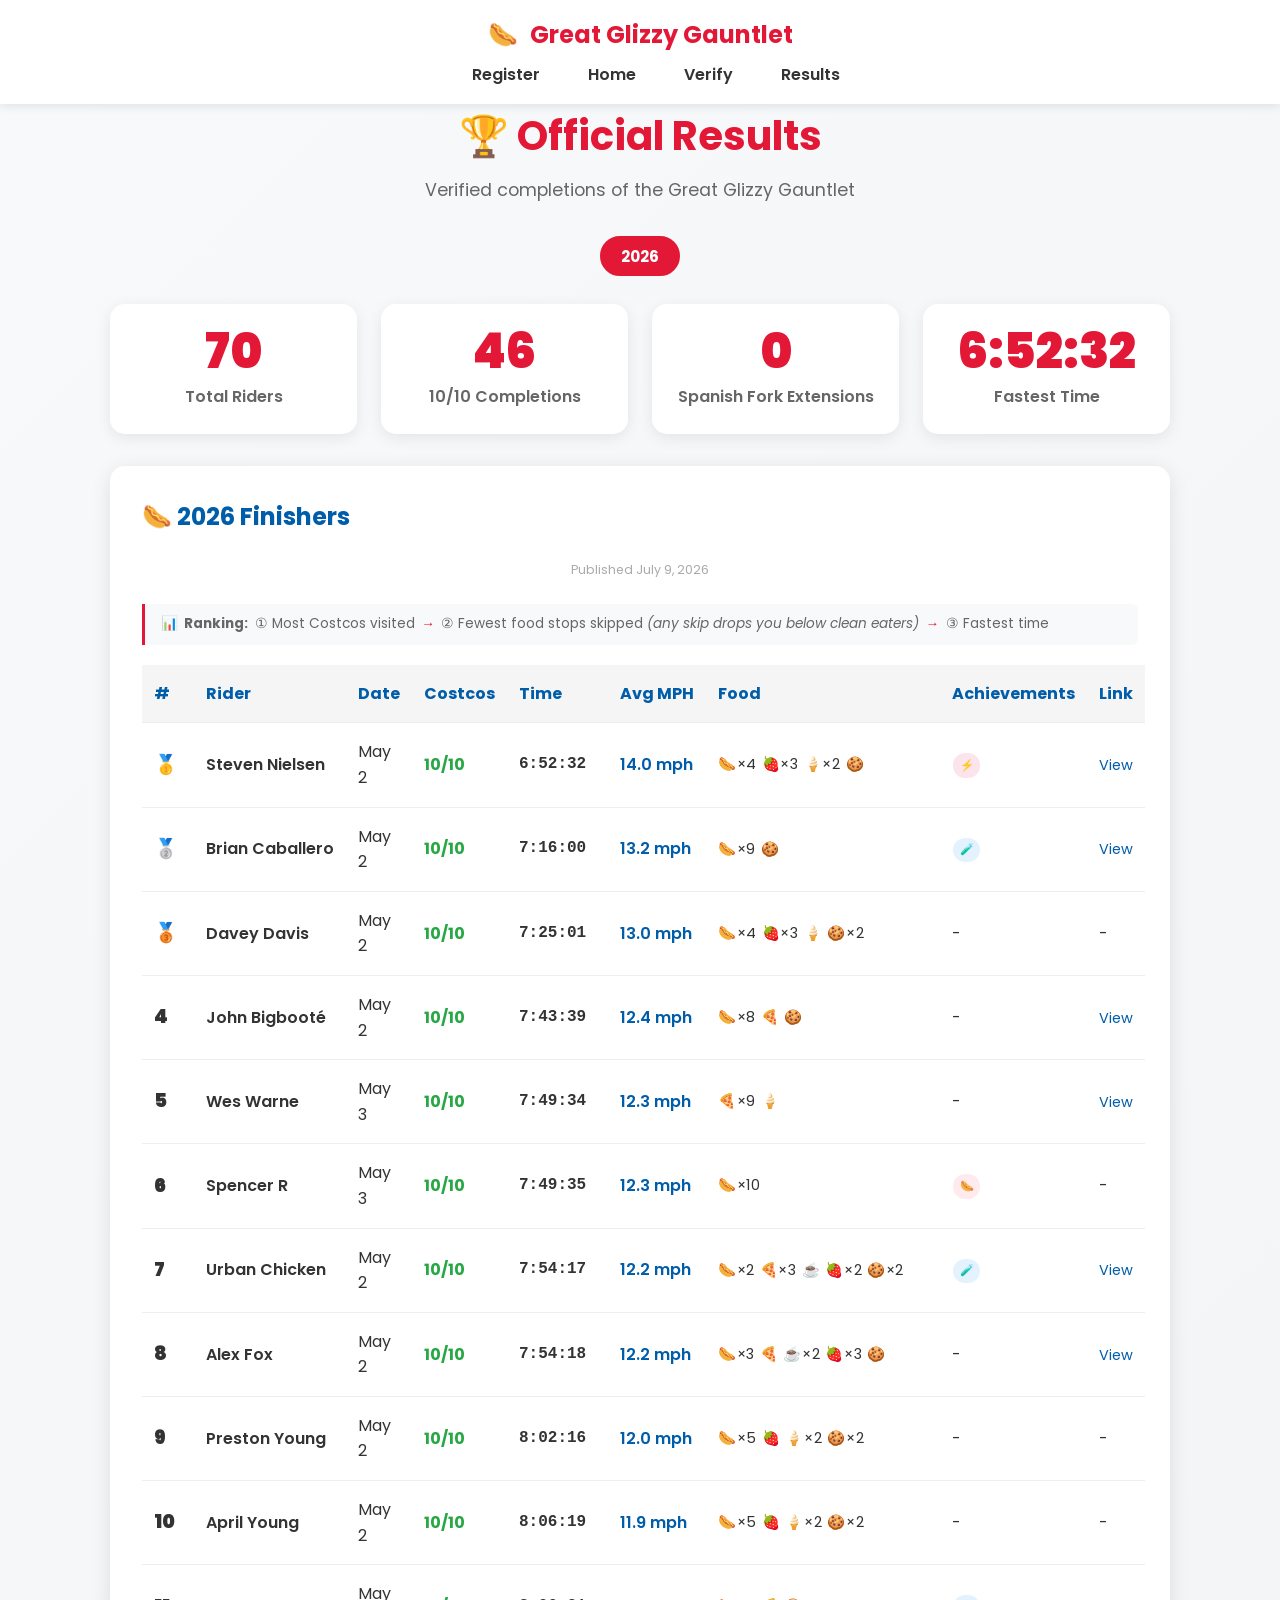
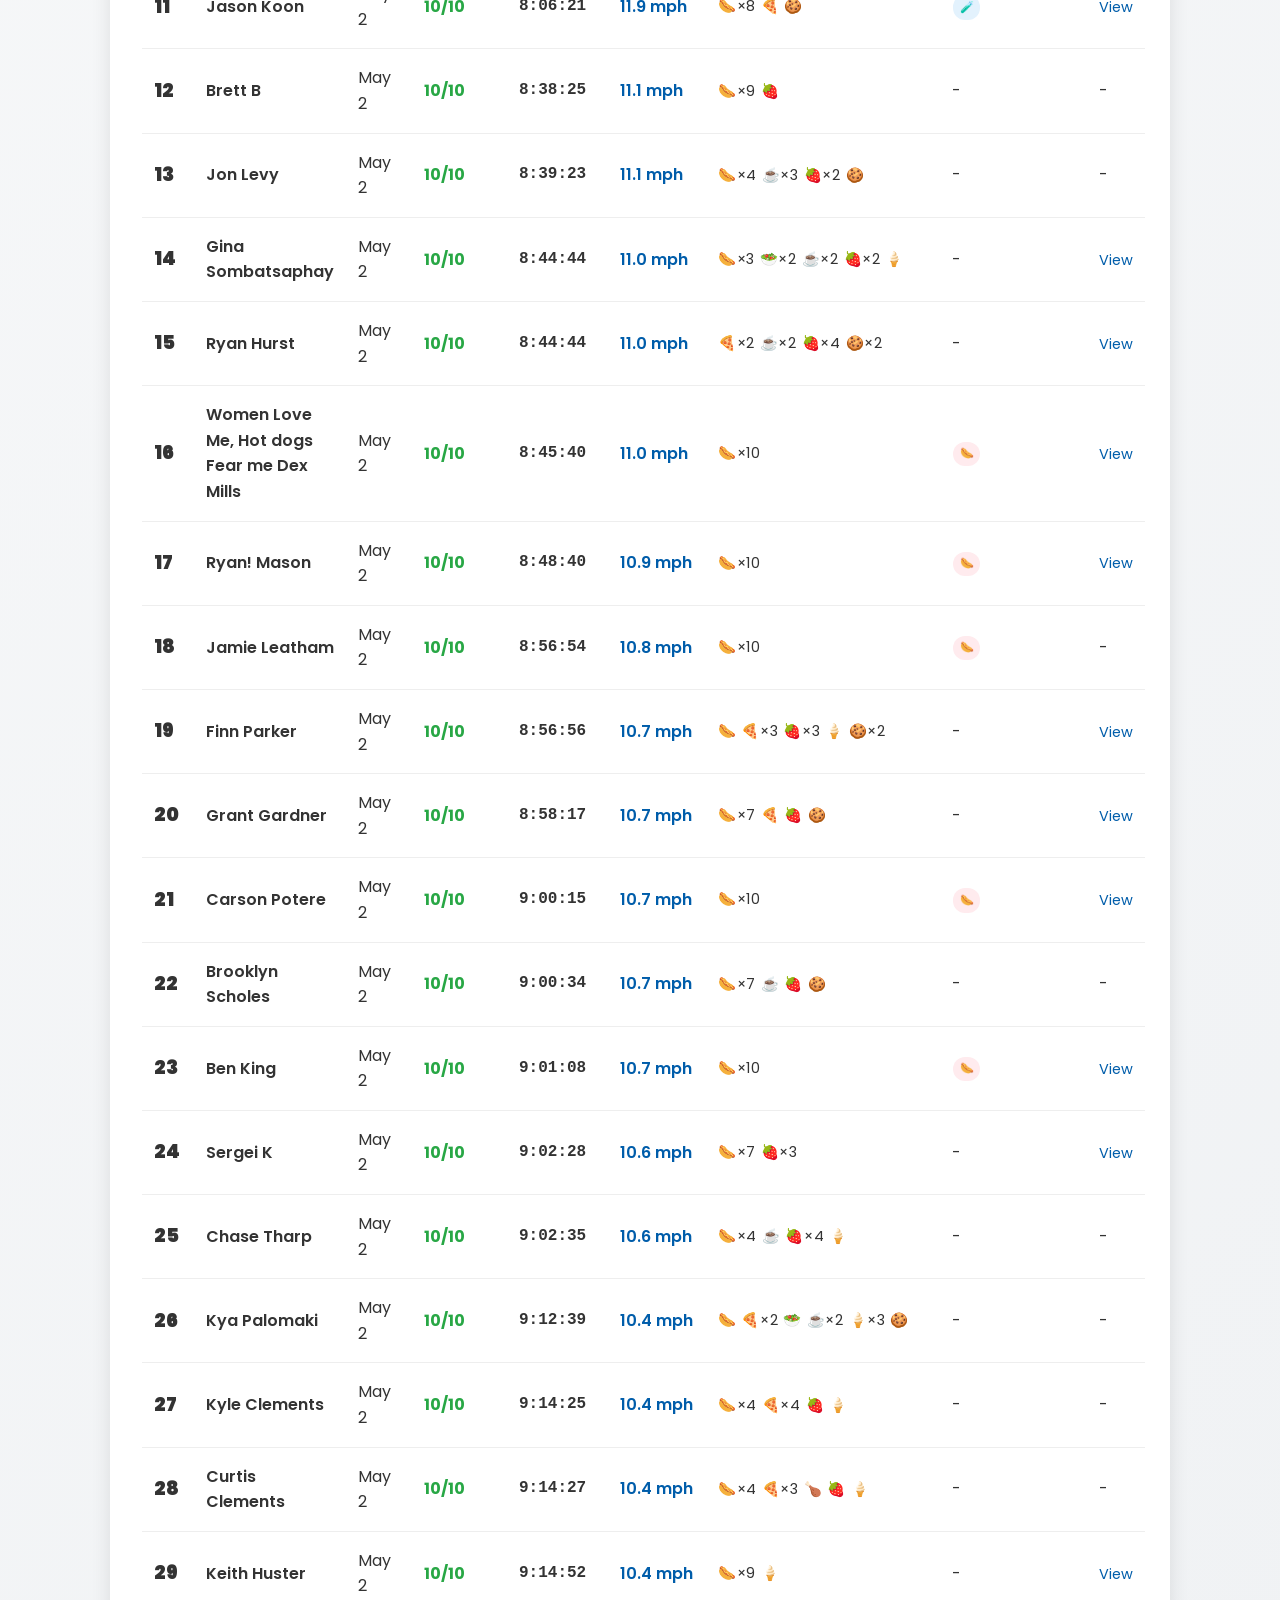
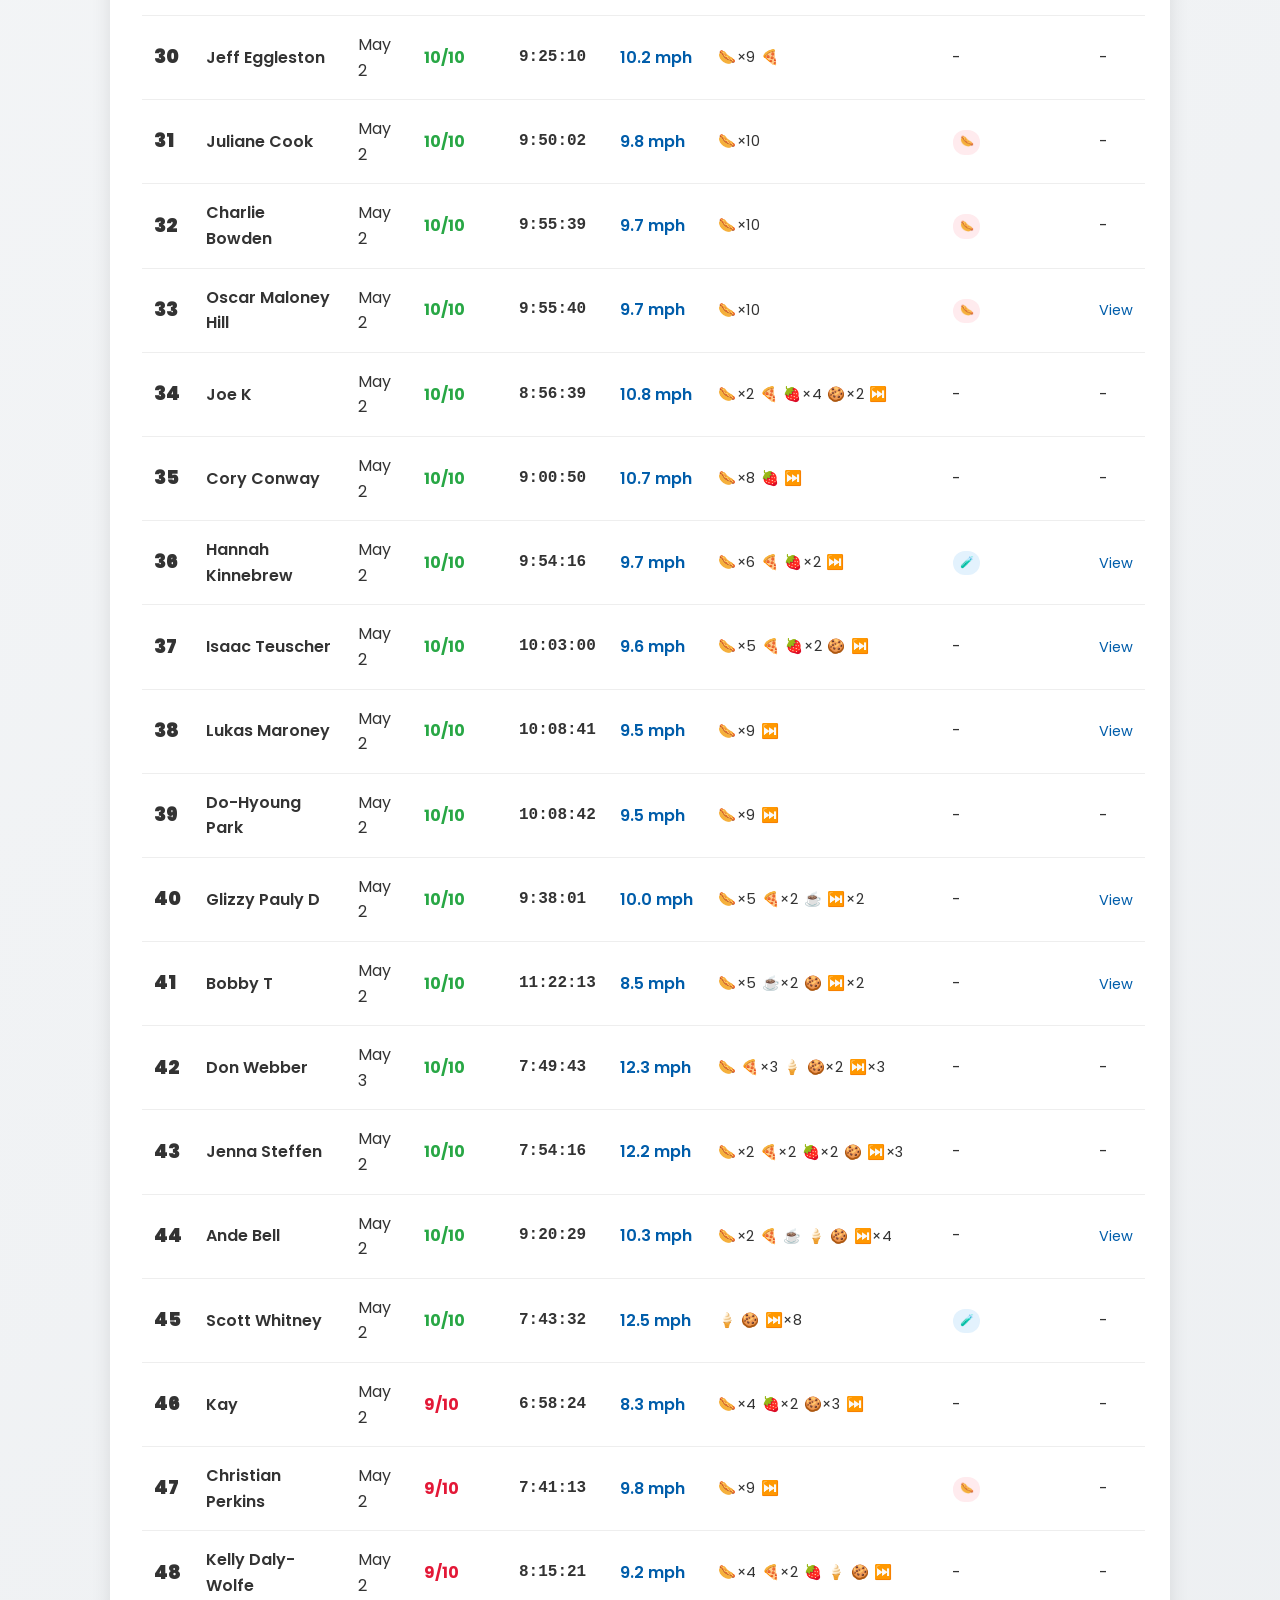
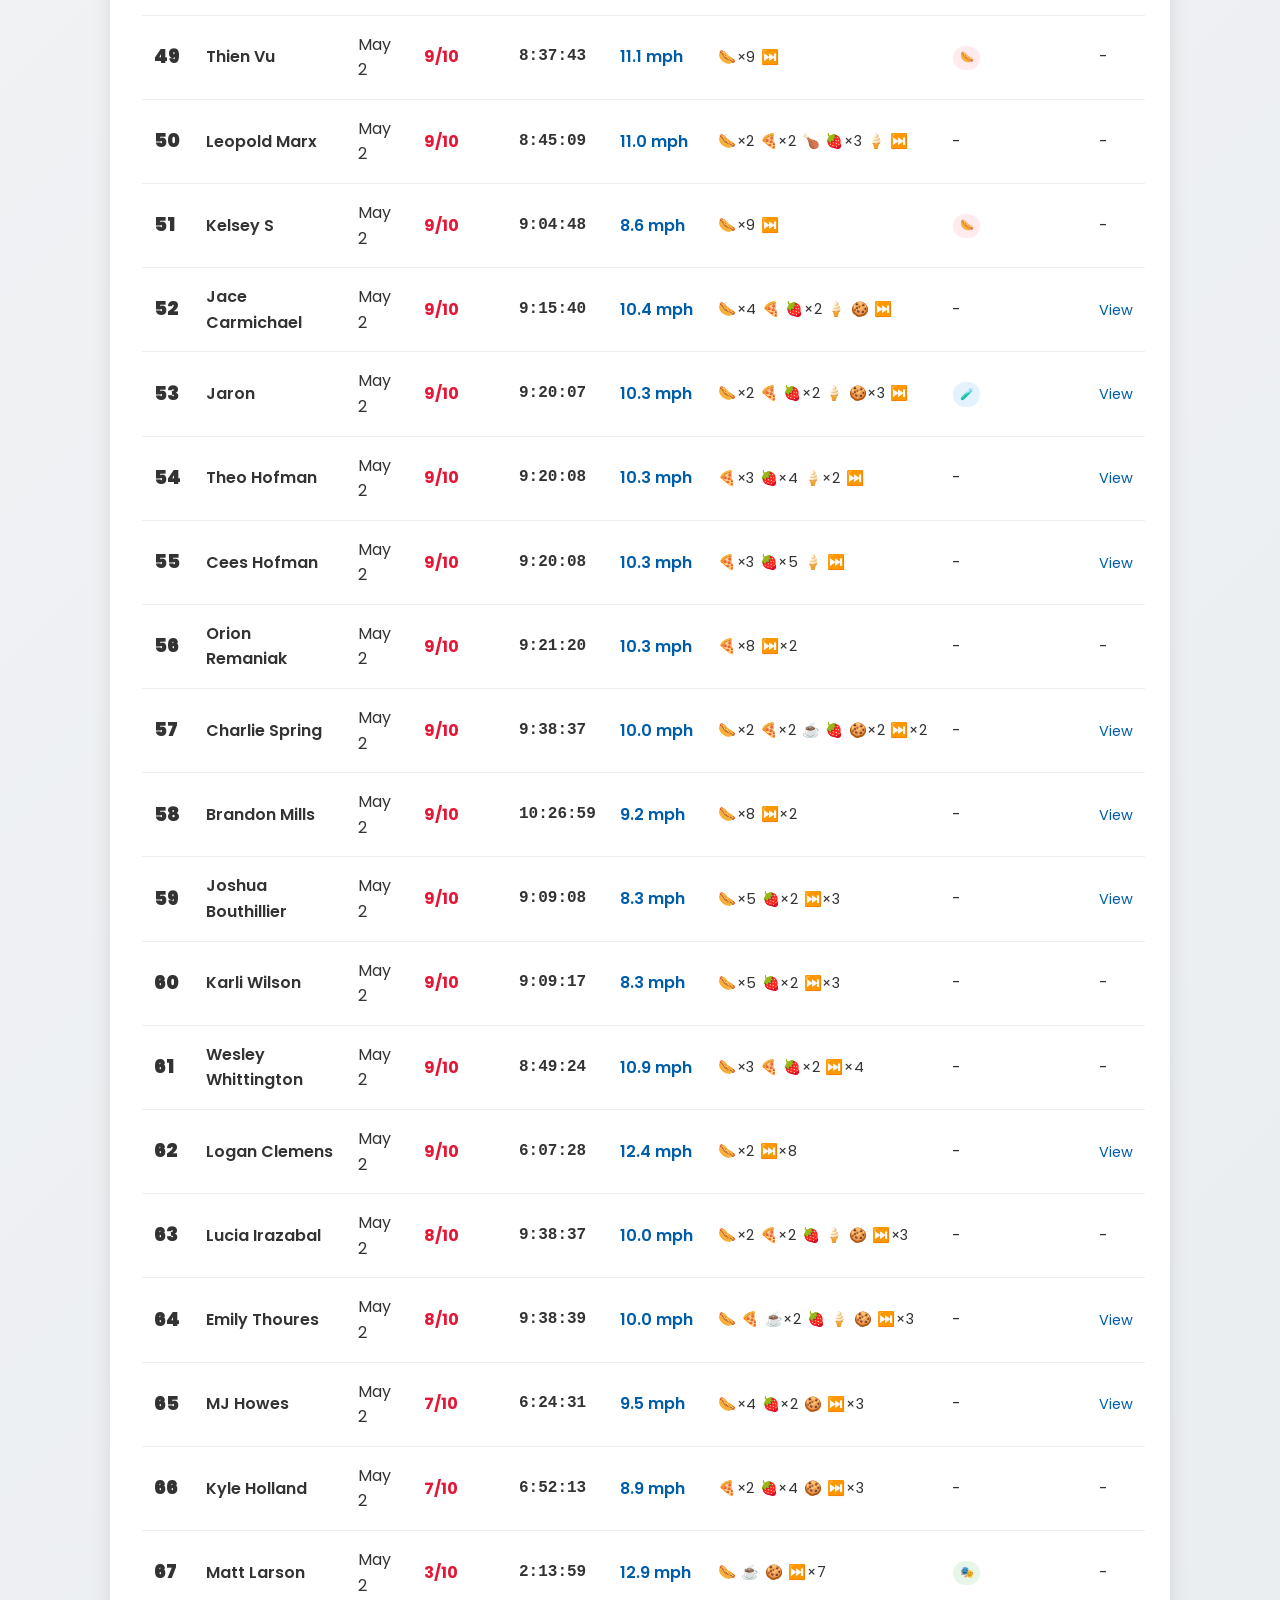
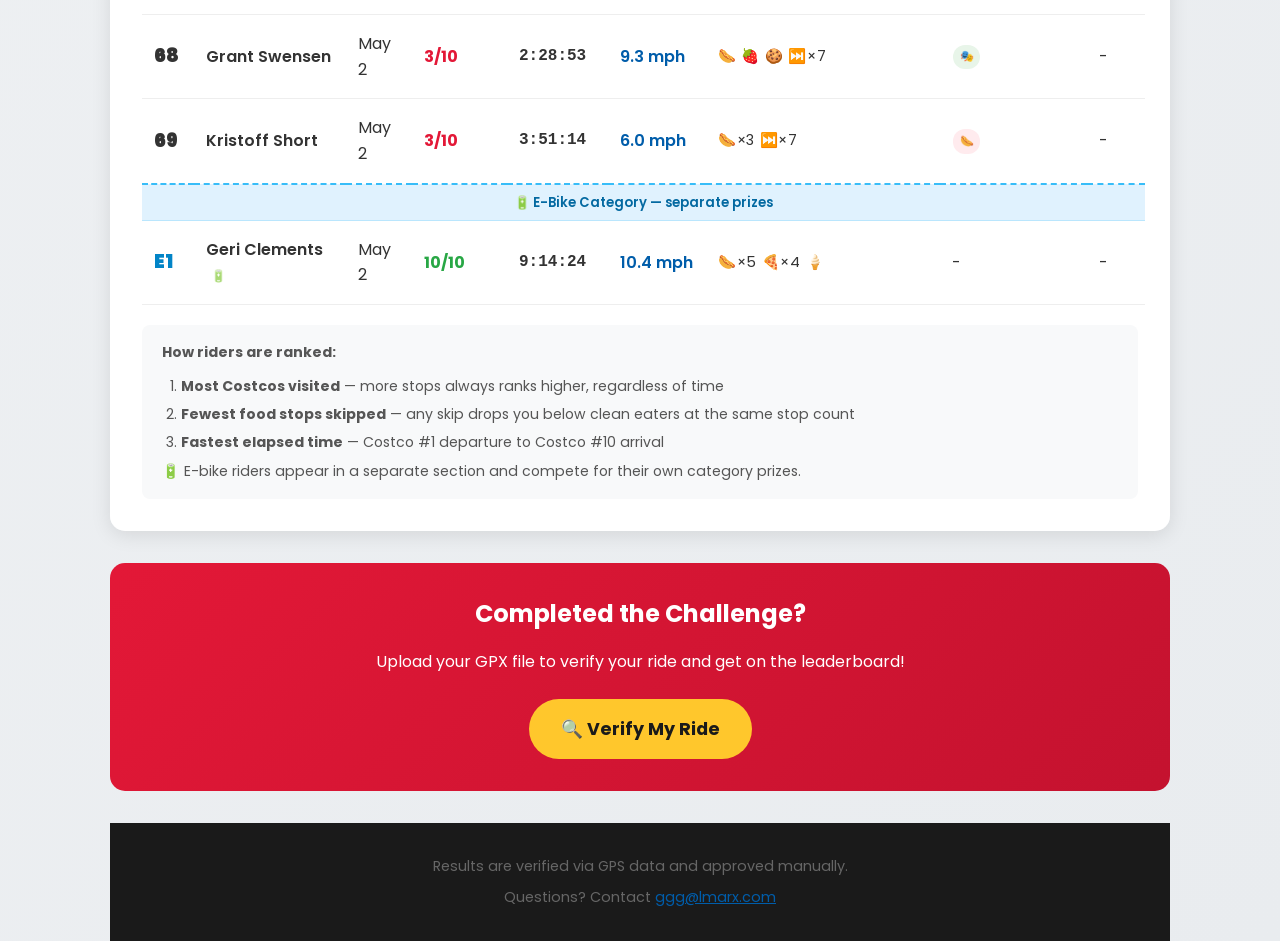
<file: results.html>
<!DOCTYPE html>
<html lang="en">
<head>
    <meta charset="UTF-8">
    <meta name="viewport" content="width=device-width, initial-scale=1.0">
    <title>Results | Great Glizzy Gauntlet</title>

    <!-- SEO Meta Tags -->
    <meta name="description" content="Official results and leaderboard for the Great Glizzy Gauntlet - Utah's epic 100-mile, 10-Costco cycling challenge. See who conquered the gauntlet!">
    <meta name="keywords" content="Great Glizzy Gauntlet results, cycling leaderboard, Costco challenge, Utah cycling, century ride results">

    <!-- Open Graph / Facebook -->
    <meta property="og:type" content="website">
    <meta property="og:url" content="https://ggg.lmarx.com/results">
    <meta property="og:title" content="Results & Leaderboard | Great Glizzy Gauntlet">
    <meta property="og:description" content="See who conquered the Great Glizzy Gauntlet - 100 miles, 10 Costcos, infinite glory!">
    <meta property="og:image" content="https://ggg.lmarx.com/costco_outside_square.jpg">

    <!-- Twitter -->
    <meta property="twitter:card" content="summary_large_image">
    <meta property="twitter:url" content="https://ggg.lmarx.com/results">
    <meta property="twitter:title" content="Results & Leaderboard | Great Glizzy Gauntlet">
    <meta property="twitter:description" content="See who conquered the Great Glizzy Gauntlet!">
    <meta property="twitter:image" content="https://ggg.lmarx.com/costco_outside_square.jpg">

    <!-- Canonical URL -->
    <link rel="canonical" href="https://ggg.lmarx.com/results">

    <!-- Favicon - Hot Dog Emoji -->
    <link rel="icon" href="/favicon.ico" sizes="any">
    <link rel="icon" href="/favicon.svg" type="image/svg+xml">
    <link rel="apple-touch-icon" href="/favicon.ico">

    <link rel="preconnect" href="https://fonts.googleapis.com">
    <link rel="preconnect" href="https://fonts.gstatic.com" crossorigin>
    <link href="https://fonts.googleapis.com/css2?family=Poppins:wght@400;600;700;900&display=swap" rel="stylesheet">
    <link rel="stylesheet" href="styles.css">

    <style>
        body {
            background: linear-gradient(135deg, #f8f9fa 0%, #e9ecef 100%);
            min-height: 100vh;
        }

        .navbar .container {
            display: flex;
            justify-content: space-between;
            align-items: center;
        }

        .nav-brand { text-decoration: none; }

        .nav-links a {
            color: var(--text-dark);
            text-decoration: none;
            margin-left: 2rem;
            font-weight: 600;
            transition: color 0.3s;
        }

        .nav-links a:hover { color: var(--primary-color); }

        .container { max-width: 1100px; }

        h1 {
            text-align: center;
            color: var(--primary-color);
            font-size: 2.5rem;
            margin-bottom: 0.5rem;
        }

        /* Year selector */
        .year-selector {
            display: flex;
            justify-content: center;
            gap: 0.5rem;
            margin: 1.25rem 0 1.75rem;
            flex-wrap: wrap;
        }

        .year-btn {
            padding: 0.4rem 1.2rem;
            border: 2px solid var(--primary-color);
            border-radius: 999px;
            background: white;
            color: var(--primary-color);
            font-weight: 700;
            font-size: 0.95rem;
            cursor: pointer;
            transition: background 0.2s, color 0.2s;
            font-family: inherit;
        }

        .year-btn:hover,
        .year-btn.active {
            background: var(--primary-color);
            color: white;
        }

        /* Coming-soon state */
        .coming-soon {
            text-align: center;
            padding: 4rem 2rem;
            color: #555;
        }

        .coming-soon .cs-icon { font-size: 3.5rem; margin-bottom: 1rem; }
        .coming-soon h2 { font-size: 1.7rem; margin-bottom: 0.5rem; color: #333; }
        .coming-soon p { color: #777; max-width: 380px; margin: 0 auto; }

        /* CTA section */
        .results-cta {
            text-align: center;
            padding: 2rem;
            background: linear-gradient(135deg, var(--primary-color) 0%, #c4122f 100%);
            border-radius: 15px;
            color: white;
            margin-bottom: 2rem;
        }

        .results-cta h2 { margin-bottom: 1rem; color: white; }
        .results-cta .btn { background: var(--accent-color); color: var(--dark); }

        .footer {
            text-align: center;
            padding: 2rem;
            color: var(--text-light);
            font-size: 0.9rem;
        }

        .footer a { color: var(--secondary-color); }

        .ranking-note {
            font-size: 0.85rem;
            color: var(--text-light);
            background: #f8f9fa;
            border-left: 3px solid var(--primary-color);
            padding: 0.6rem 1rem;
            border-radius: 0 6px 6px 0;
            margin-bottom: 1.25rem;
            display: flex;
            flex-wrap: wrap;
            gap: 0.3rem 0.4rem;
            align-items: center;
        }

        .ranking-sep { color: var(--primary-color); font-weight: 700; }

        .food-cell { font-size: 0.9rem; white-space: nowrap; letter-spacing: 0.05em; }
        .food-group { cursor: default; display: inline-block; }

        .ebike-tag { font-size: 0.75rem; margin-left: 0.3rem; opacity: 0.75; vertical-align: middle; }

        .ebike-divider td {
            background: #e0f2fe;
            color: #0369a1;
            text-align: center;
            padding: 0.45rem 1rem;
            font-size: 0.82rem;
            font-weight: 600;
            border-top: 2px dashed #38bdf8;
            border-bottom: 1px solid #bae6fd;
        }

        .rank-ebike { color: #0284c7; font-weight: 900; }

        .published-note {
            text-align: center;
            font-size: 0.78rem;
            color: #aaa;
            margin-top: 0.5rem;
            margin-bottom: 1.5rem;
        }

        @media (max-width: 768px) {
            h1 { font-size: 2rem; }
            .nav-links a { margin-left: 1rem; font-size: 0.9rem; }
        }
    </style>
</head>
<body>
    <nav class="navbar">
        <div class="container">
            <a href="/" class="nav-brand">
                <span>🌭</span> Great Glizzy Gauntlet
            </a>
            <div class="nav-links">
                <a href="https://docs.google.com/forms/d/e/1FAIpQLSeb15Sr8Yv5YkO3eQ57dbbVTs3uttnRn5mVl6pLwMNZBPZWVg/viewform" target="_blank">Register</a>
                <a href="/">Home</a>
                <a href="/verify">Verify</a>
                <a href="/results">Results</a>
            </div>
        </div>
    </nav>

    <div class="container">
        <h1>🏆 Official Results</h1>
        <p class="subtitle">Verified completions of the Great Glizzy Gauntlet</p>

        <!-- Year selector — add more years here as the event grows -->
        <div class="year-selector" id="yearSelector"></div>

        <!-- Stats -->
        <div class="stats-row" id="statsRow" style="display:none;">
            <div class="stat-card">
                <div class="number" id="totalRiders">-</div>
                <div class="label">Total Riders</div>
            </div>
            <div class="stat-card">
                <div class="number" id="fullCompletions">-</div>
                <div class="label">10/10 Completions</div>
            </div>
            <div class="stat-card">
                <div class="number" id="spanishForkCount">-</div>
                <div class="label">Spanish Fork Extensions</div>
            </div>
            <div class="stat-card">
                <div class="number" id="fastestTime">-</div>
                <div class="label">Fastest Time</div>
            </div>
        </div>

        <!-- Loading -->
        <div class="loading" id="loading">
            <div class="spinner"></div>
            <p>Loading results...</p>
        </div>

        <!-- Coming soon (not yet published) -->
        <div class="coming-soon" id="comingSoon" style="display:none;">
            <div class="cs-icon">🏁</div>
            <h2>Results Coming Soon</h2>
            <p>The leaderboard will be revealed once all rides are verified. Check back soon!</p>
        </div>

        <!-- Results Table -->
        <div class="results-card" id="resultsCard" style="display:none;">
            <h2 id="resultsHeading">🌭 2026 Finishers</h2>
            <p class="published-note" id="publishedNote"></p>

            <p class="ranking-note">
                📊 <strong>Ranking:</strong>
                <span>① Most Costcos visited</span>
                <span class="ranking-sep">→</span>
                <span>② Fewest food stops skipped <em>(any skip drops you below clean eaters)</em></span>
                <span class="ranking-sep">→</span>
                <span>③ Fastest time</span>
            </p>

            <table class="results-table">
                <thead>
                    <tr>
                        <th>#</th>
                        <th>Rider</th>
                        <th>Date</th>
                        <th>Costcos</th>
                        <th>Time</th>
                        <th>Avg MPH</th>
                        <th>Food</th>
                        <th>Achievements</th>
                        <th>Link</th>
                    </tr>
                </thead>
                <tbody id="resultsBody"></tbody>
            </table>

            <div style="margin-top:1.25rem;padding:1rem 1.25rem;background:#f8f9fa;border-radius:8px;font-size:0.88rem;color:#555;">
                <strong>How riders are ranked:</strong>
                <ol style="margin:0.5rem 0 0.25rem 1.2rem;line-height:2;">
                    <li><strong>Most Costcos visited</strong> — more stops always ranks higher, regardless of time</li>
                    <li><strong>Fewest food stops skipped</strong> — any skip drops you below clean eaters at the same stop count</li>
                    <li><strong>Fastest elapsed time</strong> — Costco #1 departure to Costco #10 arrival</li>
                </ol>
                <p style="margin:0.25rem 0 0;">🔋 E-bike riders appear in a separate section and compete for their own category prizes.</p>
            </div>
        </div>

        <!-- Empty (published but no approved results) -->
        <div class="empty-state" id="emptyState" style="display:none;">
            <div class="icon">🚴</div>
            <h3 id="emptyHeading">No results yet for 2026</h3>
            <p>Submissions are being reviewed. Check back soon!</p>
        </div>

        <!-- CTA -->
        <div class="results-cta">
            <h2>Completed the Challenge?</h2>
            <p style="margin-bottom:1.5rem;">Upload your GPX file to verify your ride and get on the leaderboard!</p>
            <a href="/verify" class="btn">🔍 Verify My Ride</a>
        </div>

        <div class="footer">
            <p>Results are verified via GPS data and approved manually.</p>
            <p style="margin-top:0.5rem;">
                Questions? Contact <a href="mailto:ggg@lmarx.com">ggg@lmarx.com</a>
            </p>
        </div>
    </div>

    <script>
        // =====================================================
        // CONFIGURATION
        // =====================================================

        // Add a new year entry here each season. The first entry is the default.
        const YEARS = [
            { year: 2026, label: '2026' },
        ];

        // Food emoji / label mappings
        const FOOD_EMOJI_MAP = {
            'hotdog':              '🌭',
            'pizza':               '🍕',
            'chicken_bake':        '🍗',
            'calzone':             '🫓',
            'turkey_sandwich':     '🥪',
            'chicken_salad':       '🥗',
            'cold_brew_mocha':     '☕',
            'strawberry_smoothie': '🍓',
            'ice_cream':           '🍦',
            'cookie':              '🍪',
            'skipped':             '⏭️'
        };

        const FOOD_LABEL_MAP = {
            'hotdog':              'Hot Dog',
            'pizza':               'Pizza Slice',
            'chicken_bake':        'Chicken Bake',
            'calzone':             'Calzone',
            'turkey_sandwich':     'Hot Turkey & Provolone Sandwich',
            'chicken_salad':       'Chicken Salad',
            'cold_brew_mocha':     'Cold Brew Mocha Freeze',
            'strawberry_smoothie': 'Strawberry Banana Smoothie',
            'ice_cream':           'Ice Cream',
            'cookie':              'Cookie',
            'skipped':             'Skipped'
        };

        const BADGE_MAP = {
            'hotdog_purist':   { label: '🌭', title: 'Hot Dog Purist',    class: 'badge-hotdog'  },
            'pizza_party':     { label: '🍕', title: 'Pizza Party',       class: 'badge-pizza'   },
            'menu_master':     { label: '🎭', title: 'Menu Master',       class: 'badge-menu'    },
            'sample_collector':{ label: '🧪', title: 'Sample Collector',  class: 'badge-sample'  },
            'speed_demon':     { label: '⚡', title: 'Speed Demon',       class: 'badge-speed'   },
            'spanish_fork':    { label: '🏔️', title: 'Spanish Fork',      class: 'badge-spanish' }
        };

        // =====================================================
        // INITIALIZATION
        // =====================================================

        let activeYear = YEARS[0].year;

        document.addEventListener('DOMContentLoaded', () => {
            buildYearButtons();
            loadYear(activeYear);
        });

        function buildYearButtons() {
            const container = document.getElementById('yearSelector');
            YEARS.forEach(({ year, label }) => {
                const btn = document.createElement('button');
                btn.className = 'year-btn' + (year === activeYear ? ' active' : '');
                btn.textContent = label;
                btn.addEventListener('click', () => {
                    if (year === activeYear) return;
                    activeYear = year;
                    container.querySelectorAll('.year-btn').forEach(b => b.classList.remove('active'));
                    btn.classList.add('active');
                    loadYear(year);
                });
                container.appendChild(btn);
            });
        }

        // =====================================================
        // DATA LOADING — reads static /results-YEAR.json
        // =====================================================

        async function loadYear(year) {
            const loading     = document.getElementById('loading');
            const comingSoon  = document.getElementById('comingSoon');
            const resultsCard = document.getElementById('resultsCard');
            const emptyState  = document.getElementById('emptyState');
            const statsRow    = document.getElementById('statsRow');

            // Reset all panels
            loading.style.display     = 'block';
            comingSoon.style.display  = 'none';
            resultsCard.style.display = 'none';
            emptyState.style.display  = 'none';
            statsRow.style.display    = 'none';

            let payload;
            try {
                const res = await fetch(`/results-${year}.json`);
                if (!res.ok) throw new Error(`HTTP ${res.status}`);
                payload = await res.json();
            } catch (err) {
                // File not found or parse error → treat as not yet published
                loading.style.display    = 'none';
                comingSoon.style.display = 'block';
                return;
            }

            loading.style.display = 'none';

            // Payload must have published:true to show results
            if (!payload.published) {
                comingSoon.style.display = 'block';
                return;
            }

            const results = payload.results || [];

            if (results.length === 0) {
                document.getElementById('emptyHeading').textContent = `No results yet for ${year}`;
                emptyState.style.display = 'block';
                return;
            }

            // Render
            document.getElementById('resultsHeading').textContent = `🌭 ${year} Finishers`;
            if (payload.publishedAt) {
                const d = new Date(payload.publishedAt);
                document.getElementById('publishedNote').textContent =
                    `Published ${d.toLocaleDateString('en-US', { month: 'long', day: 'numeric', year: 'numeric' })}`;
            }

            statsRow.style.display    = '';
            resultsCard.style.display = 'block';
            updateStats(results);
            displayResults(results, year);
        }

        // =====================================================
        // STATS
        // =====================================================

        function updateStats(data) {
            document.getElementById('totalRiders').textContent      = data.length || '0';
            document.getElementById('fullCompletions').textContent  =
                data.filter(r => parseInt(r.costcosVisited) >= 10).length || '0';
            document.getElementById('spanishForkCount').textContent =
                data.filter(r => r.bonuses && r.bonuses.includes('spanish_fork')).length || '0';

            // Fastest time: all 10 Costcos, no food skips
            const times = data
                .filter(r => {
                    if (parseInt(r.costcosVisited) !== 10) return false;
                    try {
                        const orders = JSON.parse(r.foodOrders || '{}');
                        return !Object.values(orders).includes('skipped');
                    } catch { return false; }
                })
                .map(r => {
                    let ms = parseInt(r.elapsedTime);
                    if (!isNaN(ms) && ms > 1000000) return { ms, fmt: fmtMs(ms) };
                    ms = parseInt(r.movingTime);
                    if (!isNaN(ms) && ms > 0) return { ms, fmt: fmtMs(ms) };
                    return null;
                })
                .filter(Boolean)
                .sort((a, b) => a.ms - b.ms);

            document.getElementById('fastestTime').textContent = times[0]?.fmt || '-';
        }

        // =====================================================
        // TABLE RENDERING
        // =====================================================

        function displayResults(data, year) {
            const tbody = document.getElementById('resultsBody');

            const isEbike     = r => r.ebikeUsed === true || r.ebikeUsed === 'true' || r.ebikeUsed === 'TRUE';
            const getSkips    = r => { try { return Object.values(JSON.parse(r.foodOrders||'{}')).filter(v=>v==='skipped').length; } catch { return 0; } };
            const getTime     = r => { const e=parseInt(r.elapsedTime); if(!isNaN(e)&&e>1000000) return e; const m=parseInt(r.movingTime); return (!isNaN(m)&&m>0)?m:Infinity; };
            const rankSort    = (a, b) => {
                if (b.costcosVisited !== a.costcosVisited) return b.costcosVisited - a.costcosVisited;
                const sd = getSkips(a) - getSkips(b);
                if (sd !== 0) return sd;
                return getTime(a) - getTime(b);
            };

            const humans = data.filter(r => !isEbike(r)).sort(rankSort);
            const ebikes = data.filter(r =>  isEbike(r)).sort(rankSort);

            const buildRow = (rider, rank, eRank) => {
                const rankClass = eRank != null ? 'rank-ebike' : (rank <= 3 ? `rank-${rank}` : '');
                const rankIcon  = eRank != null ? `E${eRank}`
                    : (rank === 1 ? '🥇' : rank === 2 ? '🥈' : rank === 3 ? '🥉' : rank);

                const badges = (rider.bonuses || []).map(b => {
                    const bd = BADGE_MAP[b];
                    return bd ? `<span class="badge ${bd.class}" title="${bd.title}">${bd.label}</span>` : '';
                }).join('');

                const strava = rider.stravaLink
                    ? `<a href="${escapeHtml(rider.stravaLink)}" target="_blank" class="strava-link">View</a>` : '-';

                const eTag = isEbike(rider) ? `<span class="ebike-tag" title="E-Bike">🔋</span>` : '';

                return `<tr>
                    <td class="rank ${rankClass}">${rankIcon}</td>
                    <td class="rider-name">${escapeHtml(rider.name)}${eTag}</td>
                    <td>${fmtDate(rider.rideDate)}</td>
                    <td class="costco-count ${parseInt(rider.costcosVisited)>=10?'complete':''}">${rider.costcosVisited}/10</td>
                    <td class="time-cell">${fmtElapsed(rider.elapsedTime) || fmtMs(rider.movingTime) || '-'}</td>
                    <td class="speed-cell">${rider.avgSpeed || '-'}</td>
                    <td class="food-cell">${renderFood(rider.foodOrders)}</td>
                    <td>${badges || '-'}</td>
                    <td>${strava}</td>
                </tr>`;
            };

            const divider = ebikes.length > 0
                ? `<tr class="ebike-divider"><td colspan="9">🔋 E-Bike Category &mdash; separate prizes</td></tr>` : '';

            tbody.innerHTML =
                humans.map((r, i) => buildRow(r, i + 1, null)).join('') +
                divider +
                ebikes.map((r, i) => buildRow(r, i + 1, i + 1)).join('');
        }

        // =====================================================
        // UTILITIES
        // =====================================================

        function fmtMs(ms) {
            const n = parseInt(ms);
            if (!n || isNaN(n) || n <= 0) return null;
            const h = Math.floor(n / 3600000);
            const m = Math.floor((n % 3600000) / 60000);
            const s = Math.floor((n % 60000) / 1000);
            return `${h}:${String(m).padStart(2,'0')}:${String(s).padStart(2,'0')}`;
        }

        function fmtElapsed(v) {
            if (!v || v === '-') return null;
            const ms = parseInt(v);
            if (!isNaN(ms) && ms > 1000000) return fmtMs(ms);
            if (typeof v === 'string' && v.includes(':')) {
                const parts = v.split(':');
                return parts.length === 2 ? `${parts[0]}:${parts[1].padStart(2,'0')}:00` : v;
            }
            return null;
        }

        function renderFood(foodOrdersJson) {
            if (!foodOrdersJson) return '-';
            try {
                const orders = JSON.parse(foodOrdersJson);
                const ORDER = ['hotdog','pizza','chicken_bake','calzone','turkey_sandwich',
                               'chicken_salad','cold_brew_mocha','strawberry_smoothie','ice_cream','cookie','skipped'];
                const counts = {};
                Object.values(orders).forEach(item => { counts[item] = (counts[item] || 0) + 1; });
                return ORDER
                    .filter(k => counts[k] > 0)
                    .map(k => {
                        const n = counts[k];
                        return `<span class="food-group" title="${FOOD_LABEL_MAP[k]||k}${n>1?' ×'+n:''}">${FOOD_EMOJI_MAP[k]||'❓'}${n>1?'×'+n:''}</span>`;
                    }).join(' ') || '-';
            } catch { return '-'; }
        }

        function escapeHtml(t) {
            if (!t) return '';
            const d = document.createElement('div');
            d.textContent = t;
            return d.innerHTML;
        }

        function fmtDate(s) {
            if (!s) return '-';
            return new Date(s).toLocaleDateString('en-US', { month: 'short', day: 'numeric' });
        }
    </script>
</body>
</html>
</file>
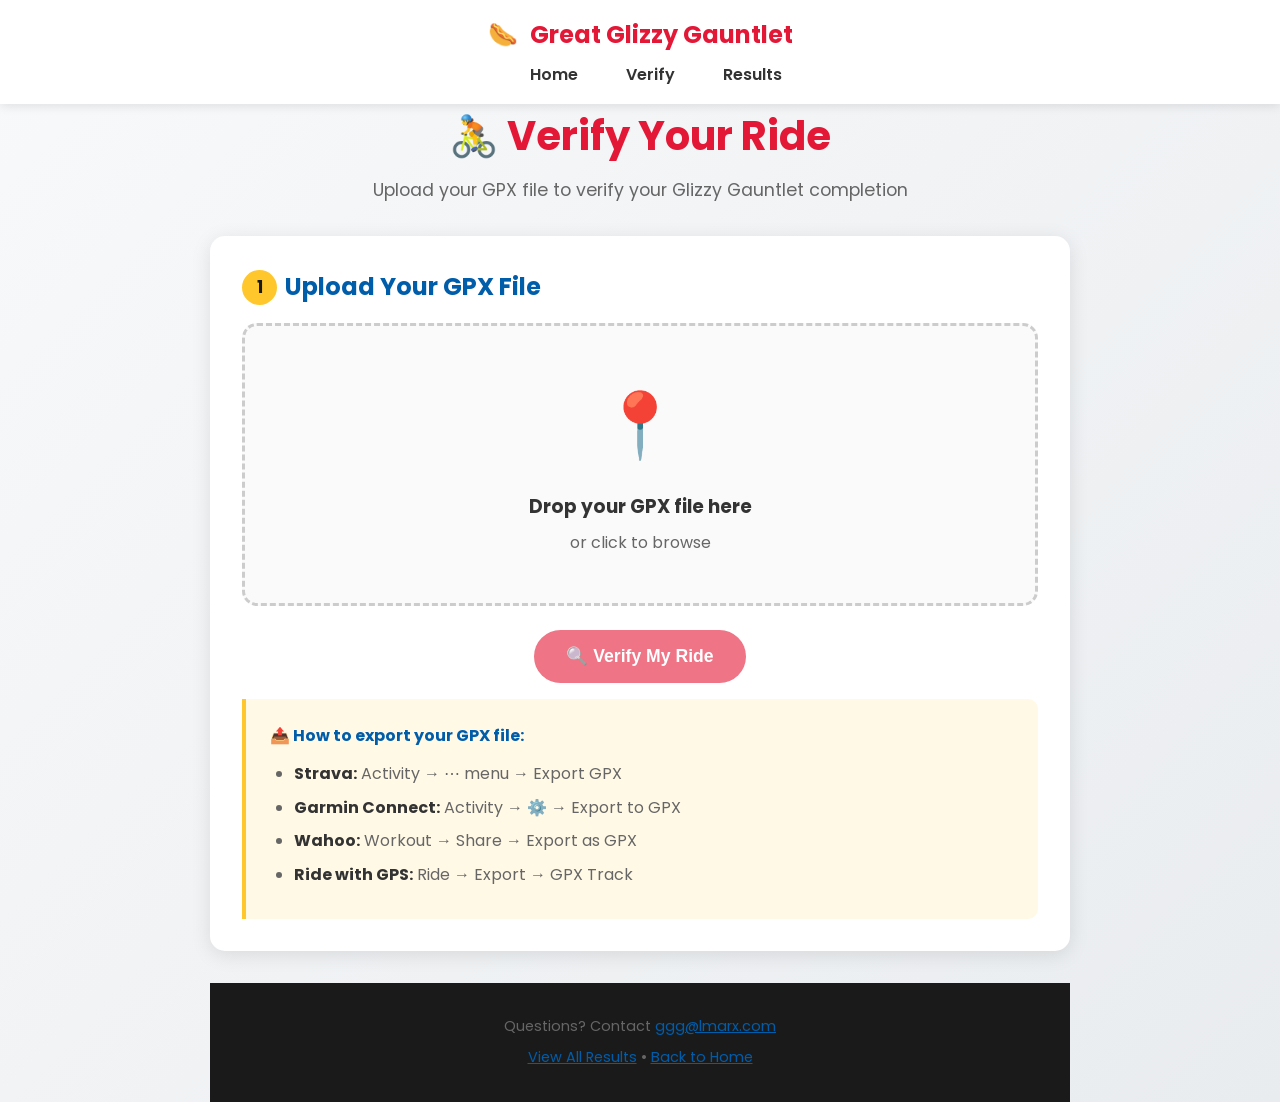
<file: verify.html>
<!DOCTYPE html>
<html lang="en">
<head>
    <meta charset="UTF-8">
    <meta name="viewport" content="width=device-width, initial-scale=1.0">
    <title>Verify Your Ride | Great Glizzy Gauntlet</title>

    <!-- SEO Meta Tags -->
    <meta name="description" content="Upload your GPX file to verify your Great Glizzy Gauntlet completion. Get on the official leaderboard by proving you visited all 10 Costcos!">
    <meta name="keywords" content="GPX verification, cycling challenge, Costco ride, Great Glizzy Gauntlet, Utah cycling">

    <!-- Open Graph / Facebook -->
    <meta property="og:type" content="website">
    <meta property="og:url" content="https://ggg.lmarx.com/verify">
    <meta property="og:title" content="Verify Your Ride | Great Glizzy Gauntlet">
    <meta property="og:description" content="Upload your GPX file to verify your Great Glizzy Gauntlet completion and get on the official leaderboard!">
    <meta property="og:image" content="https://ggg.lmarx.com/costco_outside_square.jpg">

    <!-- Twitter -->
    <meta property="twitter:card" content="summary_large_image">
    <meta property="twitter:url" content="https://ggg.lmarx.com/verify">
    <meta property="twitter:title" content="Verify Your Ride | Great Glizzy Gauntlet">
    <meta property="twitter:description" content="Upload your GPX file to verify your Great Glizzy Gauntlet completion!">
    <meta property="twitter:image" content="https://ggg.lmarx.com/costco_outside_square.jpg">

    <!-- Canonical URL -->
    <link rel="canonical" href="https://ggg.lmarx.com/verify">

    <!-- Favicon - Hot Dog Emoji -->
    <link rel="icon" href="/favicon.ico" sizes="any">
    <link rel="icon" href="/favicon.svg" type="image/svg+xml">
    <link rel="apple-touch-icon" href="/favicon.ico">

    <link rel="preconnect" href="https://fonts.googleapis.com">
    <link rel="preconnect" href="https://fonts.gstatic.com" crossorigin>
    <link href="https://fonts.googleapis.com/css2?family=Poppins:wght@400;600;700;900&display=swap" rel="stylesheet">
    <link rel="stylesheet" href="styles.css">

    <style>
        /* Page-specific overrides */
        body {
            background: linear-gradient(135deg, #f8f9fa 0%, #e9ecef 100%);
            min-height: 100vh;
        }

        .navbar .container {
            display: flex;
            justify-content: space-between;
            align-items: center;
        }

        .nav-brand {
            text-decoration: none;
        }

        .nav-links a {
            color: var(--text-dark);
            text-decoration: none;
            margin-left: 2rem;
            font-weight: 600;
            transition: color 0.3s;
        }

        .nav-links a:hover { color: var(--primary-color); }

        .container {
            max-width: 900px;
        }

        h1 {
            text-align: center;
            color: var(--primary-color);
            font-size: 2.5rem;
            margin-bottom: 0.5rem;
        }

        .footer {
            text-align: center;
            padding: 2rem;
            color: var(--text-light);
            font-size: 0.9rem;
        }

        .footer a { color: var(--secondary-color); }

        /* Food orders grid */
        .food-orders-note {
            font-size: 0.88rem;
            color: var(--text-light);
            margin: 0.25rem 0 1rem;
        }

        .food-orders-grid {
            display: grid;
            grid-template-columns: 1fr 1fr;
            gap: 0.6rem 1.5rem;
        }

        .food-order-item {
            display: flex;
            flex-direction: column;
            gap: 0.25rem;
        }

        .food-order-label {
            font-size: 0.85rem;
            font-weight: 600;
            color: var(--text-dark);
        }

        .food-order-select {
            width: 100%;
            padding: 0.5rem 0.75rem;
            border: 1px solid #ddd;
            border-radius: 6px;
            font-size: 0.9rem;
            font-family: inherit;
            background: #fff;
            color: var(--text-dark);
        }

        .food-order-select:disabled {
            background: #f5f5f5;
            color: var(--text-light);
            cursor: not-allowed;
        }

        @media (max-width: 480px) {
            .food-orders-grid { grid-template-columns: 1fr; }
        }

        /* Locked bonus checkboxes (GPX-verified only) */
        .locked-bonus {
            opacity: 0.5;
            cursor: not-allowed;
            position: relative;
        }

        .locked-bonus input[type="checkbox"] {
            cursor: not-allowed;
        }

        .locked-bonus.unlocked {
            opacity: 1;
            cursor: pointer;
        }

        .locked-bonus.unlocked input[type="checkbox"] {
            cursor: pointer;
        }

        .bonus-lock {
            font-size: 0.75rem;
            color: var(--text-light);
            margin-left: 0.25rem;
        }

        .locked-bonus.unlocked .bonus-lock {
            color: #2ecc71;
            font-weight: 600;
        }

        @media (max-width: 768px) {
            h1 { font-size: 2rem; }
            .nav-links a { margin-left: 1rem; font-size: 0.9rem; }
        }
    </style>
</head>
<body>
    <nav class="navbar">
        <div class="container">
            <a href="/" class="nav-brand">
                <span>🌭</span> Great Glizzy Gauntlet
            </a>
            <div class="nav-links">
                <a href="/">Home</a>
                <a href="/verify">Verify</a>
                <a href="/results">Results</a>
            </div>
        </div>
    </nav>

    <div class="container">
        <h1>🚴 Verify Your Ride</h1>
        <p class="subtitle">Upload your GPX file to verify your Glizzy Gauntlet completion</p>
        
        <!-- Step 1: Upload -->
        <div class="card" id="uploadCard">
            <h2><span class="step-number">1</span> Upload Your GPX File</h2>
            
            <div class="upload-area" id="uploadArea">
                <div class="upload-icon">📍</div>
                <h3>Drop your GPX file here</h3>
                <p>or click to browse</p>
                <input type="file" id="gpxFile" accept=".gpx">
            </div>
            
            <div class="file-info" id="fileInfo">
                <span class="filename" id="fileName"></span>
                <span id="fileSize"></span>
            </div>
            
            <div class="btn-group">
                <button class="btn btn-primary" id="verifyBtn" disabled>
                    🔍 Verify My Ride
                </button>
            </div>
            
            <div class="help-section">
                <h4>📤 How to export your GPX file:</h4>
                <ul>
                    <li><strong>Strava:</strong> Activity → ⋯ menu → Export GPX</li>
                    <li><strong>Garmin Connect:</strong> Activity → ⚙️ → Export to GPX</li>
                    <li><strong>Wahoo:</strong> Workout → Share → Export as GPX</li>
                    <li><strong>Ride with GPS:</strong> Ride → Export → GPX Track</li>
                </ul>
            </div>
        </div>
        
        <!-- Loading -->
        <div class="loading" id="loading">
            <div class="spinner"></div>
            <p>Analyzing your ride... 🌭</p>
        </div>
        
        <!-- Step 2: Results -->
        <div class="card verification-results" id="resultsCard">
            <h2><span class="step-number">2</span> Verification Results</h2>
            
            <div class="result-header" id="resultHeader">
                <h3 id="resultTitle"></h3>
                <p id="resultSubtitle"></p>
            </div>
            
            <!-- Ride Statistics -->
            <div class="ride-stats" id="rideStats">
                <div class="ride-stat">
                    <div class="value" id="statDate">-</div>
                    <div class="label">Ride Date</div>
                </div>
                <div class="ride-stat">
                    <div class="value" id="statDuration">-</div>
                    <div class="label">Challenge Time</div>
                </div>
                <div class="ride-stat">
                    <div class="value" id="statDistance">-</div>
                    <div class="label">Total Distance</div>
                </div>
                <div class="ride-stat">
                    <div class="value" id="statAvgSpeed">-</div>
                    <div class="label">Avg Speed</div>
                </div>
            </div>
            
            <h4 style="margin-bottom: 0.5rem;">Main Route (10 Costcos)</h4>
            <div class="costco-grid" id="costcoGrid"></div>
            
            <div class="bonus-section">
                <h4>⭐ Bonus Location</h4>
                <div id="bonusResult"></div>
            </div>
            
            <div class="btn-group">
                <button class="btn btn-primary" id="resetBtn">
                    🔄 Verify Another Ride
                </button>
            </div>
        </div>
        
        <!-- Step 3: Submit -->
        <div class="card submission-form" id="submissionCard">
            <h2><span class="step-number">3</span> Submit for Official Results & Prizes</h2>
            <p style="margin-bottom: 1.5rem; color: var(--text-light);">
                Submit your ride to appear on the official results page and qualify for prizes. Winners will be contacted by email after submissions close on May 3rd.
            </p>
            
            <form id="submissionForm">
                <div class="form-row">
                    <div class="form-group">
                        <label for="riderName">Your Name *</label>
                        <input type="text" id="riderName" name="riderName" required placeholder="How you want to appear on results">
                    </div>
                    <div class="form-group">
                        <label for="riderEmail">Email *</label>
                        <input type="email" id="riderEmail" name="riderEmail" required placeholder="For verification and prize contact">
                    </div>
                </div>
                
                <div class="form-row-3">
                    <div class="form-group">
                        <label for="rideDate">Ride Date</label>
                        <input type="date" id="rideDate" name="rideDate" readonly>
                    </div>
                    <div class="form-group">
                        <label for="elapsedTimeDisplay">Challenge Time</label>
                        <input type="text" id="elapsedTimeDisplay" readonly placeholder="Auto-calculated">
                        <input type="hidden" id="elapsedTime" name="elapsedTime">
                    </div>
                    <div class="form-group">
                        <label for="avgSpeed">Avg Speed</label>
                        <input type="text" id="avgSpeed" name="avgSpeed" readonly placeholder="Auto-calculated">
                    </div>
                </div>
                
                <div class="form-group">
                    <label for="stravaLink">Strava/Activity Link (optional)</label>
                    <input type="url" id="stravaLink" name="stravaLink" placeholder="https://www.strava.com/activities/...">
                </div>
                
                <div class="form-group" id="foodOrdersSection" style="display:none;">
                    <label>What did you have at each stop? 🌭 <span style="color:var(--primary-color);">*</span></label>
                    <p class="food-orders-note">Required. Select what you ate at each Costco you visited — unvisited stops are pre-filled as Skipped. Your selections automatically verify the food-based bonus challenges below.</p>
                    <div class="food-orders-grid" id="foodOrdersGrid"></div>
                </div>

                <div class="form-group">
                    <label>Bonus Challenges</label>
                    <div class="checkbox-group">
                        <label class="checkbox-item locked-bonus" id="hotDogPuristLabel" title="Auto-detected from your food orders">
                            <input type="checkbox" name="bonuses" value="hotdog_purist" id="hotDogPuristBonus" disabled>
                            🌭 Hot Dog Purist
                            <span class="bonus-lock">🌭 Fill in food orders above</span>
                        </label>
                        <label class="checkbox-item locked-bonus" id="pizzaPartyLabel" title="Auto-detected from your food orders">
                            <input type="checkbox" name="bonuses" value="pizza_party" id="pizzaPartyBonus" disabled>
                            🍕 Pizza Party
                            <span class="bonus-lock">🌭 Fill in food orders above</span>
                        </label>
                        <label class="checkbox-item locked-bonus" id="menuMasterLabel" title="Auto-detected from your food orders">
                            <input type="checkbox" name="bonuses" value="menu_master" id="menuMasterBonus" disabled>
                            🎭 Menu Master
                            <span class="bonus-lock">🌭 Fill in food orders above</span>
                        </label>
                        <label class="checkbox-item">
                            <input type="checkbox" name="bonuses" value="sample_collector">
                            🧪 Sample Collector
                        </label>
                        <label class="checkbox-item">
                            <input type="checkbox" name="ebike" value="ebike" id="ebikeCheckbox">
                            ⚡ I used an e-bike
                        </label>
                        <label class="checkbox-item locked-bonus" id="speedDemonLabel" title="Auto-detected from your ride data">
                            <input type="checkbox" name="bonuses" value="speed_demon" id="speedDemonBonus" disabled>
                            ⚡ Speed Demon (&lt;7h)
                            <span class="bonus-lock">🔒 Verified by GPX</span>
                        </label>
                        <label class="checkbox-item locked-bonus" id="spanishForkLabel" title="Auto-detected from your ride data">
                            <input type="checkbox" name="bonuses" value="spanish_fork" id="spanishForkBonus" disabled>
                            🏔️ Spanish Fork Extension
                            <span class="bonus-lock">🔒 Verified by GPX</span>
                        </label>
                    </div>
                </div>
                
                <div class="form-group">
                    <label for="comments">Comments (optional)</label>
                    <input type="text" id="comments" name="comments" placeholder="Any notes about your ride">
                </div>
                
                <!-- Hidden fields -->
                <input type="hidden" id="costcosVisited" name="costcosVisited">
                <input type="hidden" id="gpxHash" name="gpxHash">
                <input type="hidden" id="verificationData" name="verificationData">
                <input type="hidden" id="totalDistance" name="totalDistance">
                <input type="hidden" id="movingTime" name="movingTime">

                <div class="consent-section">
                    <label class="consent-item">
                        <input type="checkbox" id="consentCheckbox" required>
                        <span class="consent-text">
                            I agree to share my GPX file and ride data with the Great Glizzy Gauntlet organizers.
                            My GPX file will be uploaded and stored, and my ride data may be analyzed and 
                            displayed on the leaderboard. Sharing your data is required to be featured on the leaderboard.
                        </span>
                    </label>
                </div>

                <div class="btn-group">
                    <button type="submit" class="btn btn-success" id="submitBtn">
                        📤 Submit for Review
                    </button>
                </div>
            </form>
            
            <div class="message" id="submitMessage"></div>
        </div>
        
        <div class="footer">
            <p>Questions? Contact <a href="mailto:ggg@lmarx.com">ggg@lmarx.com</a></p>
            <p style="margin-top: 0.5rem;">
                <a href="/results">View All Results</a> • 
                <a href="/">Back to Home</a>
            </p>
        </div>
    </div>

    <script>
        // =====================================================
        // COSTCO LOCATIONS
        // =====================================================
        const COSTCOS = [
            { name: "Orem",             lat: 40.28056298936492,  lon: -111.67989096390991, mile: 3.1  },
            { name: "Lehi",             lat: 40.38930244722512,  lon: -111.82281926596582, mile: 20.8 },
            { name: "Saratoga Springs", lat: 40.3813625264605,   lon: -111.91846628756342, mile: 26.3 },
            { name: "Riverton",         lat: 40.51326031602138,  lon: -112.00193679057458, mile: 42.2 },
            { name: "South Jordan",     lat: 40.56004657032966,  lon: -111.97541047830654, mile: 46.6 },
            { name: "Sandy",            lat: 40.549869250400754, lon: -111.8943388234441,  mile: 51.7 },
            { name: "Murray",           lat: 40.65774477283043,  lon: -111.88997616091126, mile: 64.3 },
            { name: "West Valley",      lat: 40.690548404589144, lon: -111.95432454852087, mile: 70.6 },
            { name: "Salt Lake City",   lat: 40.73088295779431,  lon: -111.90172671952065, mile: 78.8 },
            { name: "Bountiful",        lat: 40.89003698423399,  lon: -111.894651184651,   mile: 99.3 }
        ];
        
        const SPANISH_FORK = { name: "Spanish Fork", lat: 40.12397045132009, lon: -111.64918094717243, mile: 0 };
        
        const RADIUS_MILES = 0.1;
        
        // Google Apps Script Web App URL
        const SUBMIT_URL = 'https://script.google.com/macros/s/AKfycbwuMP8IkLM5bE8vGzXUyKo_n0VLn-ZOvGNGOf32HLeZ2vx5i5uXgizPw4JqSeio_Hjp/exec';
        
        // =====================================================
        // FOOD COURT MENU ITEMS
        // =====================================================
        const MENU_ITEMS = [
            { value: 'hotdog',               label: '🌭 Hot Dog' },
            { value: 'pizza',                label: '🍕 Pizza Slice' },
            { value: 'chicken_bake',         label: '🍗 Chicken Bake' },
            { value: 'calzone',              label: '🫓 Calzone' },
            { value: 'turkey_sandwich',      label: '🥪 Hot Turkey & Provolone Sandwich' },
            { value: 'chicken_salad',        label: '🥗 Chicken Salad' },
            { value: 'cold_brew_mocha',      label: '☕ Cold Brew Mocha Freeze' },
            { value: 'strawberry_smoothie',  label: '🍓 Strawberry Banana Smoothie' },
            { value: 'ice_cream',            label: '🍦 Ice Cream' },
            { value: 'cookie',               label: '🍪 Cookie' },
            { value: 'skipped',              label: '⏭️ Skipped' }
        ];

        // =====================================================
        // HAVERSINE DISTANCE
        // =====================================================
        function haversineDistance(lat1, lon1, lat2, lon2) {
            const R = 3959;
            const dLat = toRad(lat2 - lat1);
            const dLon = toRad(lon2 - lon1);
            const a = Math.sin(dLat / 2) * Math.sin(dLat / 2) +
                      Math.cos(toRad(lat1)) * Math.cos(toRad(lat2)) *
                      Math.sin(dLon / 2) * Math.sin(dLon / 2);
            const c = 2 * Math.atan2(Math.sqrt(a), Math.sqrt(1 - a));
            return R * c;
        }
        
        function toRad(deg) { return deg * (Math.PI / 180); }

        // =====================================================
        // TRACK DOWNSAMPLING (for admin route comparison)
        // =====================================================
        // Each point is stored as [lat, lon, timestampMs].
        // timestampMs is null when the GPX has no time data.
        // The timestamp is critical for moving-speed calculation in the admin panel —
        // it lets us filter out stationary intervals (red lights, breaks) so speed
        // reflects actual pedalling pace, not elapsed time.
        function downsampleTrack(points, maxPoints) {
            const valid = points.filter(p => !isNaN(p.lat) && !isNaN(p.lon));
            const toEntry = p => [p.lat, p.lon, p.time instanceof Date && !isNaN(p.time) ? p.time.getTime() : null];
            if (valid.length <= maxPoints) {
                return valid.map(toEntry);
            }
            const step = valid.length / maxPoints;
            const sampled = [];
            for (let i = 0; i < maxPoints; i++) {
                const idx = Math.min(Math.round(i * step), valid.length - 1);
                sampled.push(toEntry(valid[idx]));
            }
            return sampled;
        }
        
        // =====================================================
        // GPX PARSING
        // =====================================================
        function parseGPX(gpxText) {
            const parser = new DOMParser();
            const xml = parser.parseFromString(gpxText, 'text/xml');
            const points = [];
            
            const trkpts = xml.querySelectorAll('trkpt');
            trkpts.forEach(pt => {
                const timeEl = pt.querySelector('time');
                points.push({
                    lat: parseFloat(pt.getAttribute('lat')),
                    lon: parseFloat(pt.getAttribute('lon')),
                    time: timeEl ? new Date(timeEl.textContent) : null
                });
            });
            
            const rtepts = xml.querySelectorAll('rtept');
            rtepts.forEach(pt => {
                const timeEl = pt.querySelector('time');
                points.push({
                    lat: parseFloat(pt.getAttribute('lat')),
                    lon: parseFloat(pt.getAttribute('lon')),
                    time: timeEl ? new Date(timeEl.textContent) : null
                });
            });
            
            return points;
        }
        
        // =====================================================
        // RIDE STATISTICS CALCULATION
        // =====================================================
        function calculateRideStats(points, verificationResults) {
            const stats = {
                rideDate: null,
                totalDistance: 0,
                challengeStartTime: null,
                challengeEndTime: null,
                challengeDuration: null,
                avgSpeed: null
            };

            if (points.length === 0) return stats;

            // Get ride date from first point with time
            const firstPointWithTime = points.find(p => p.time);
            if (firstPointWithTime) {
                stats.rideDate = firstPointWithTime.time;
            }

            // Calculate total distance, skipping segments caused by GPS pause/resume jumps.
            // A gap > 2 min between timestamps = paused Garmin; the straight-line jump
            // would inflate distance so we exclude it from the total.
            const GPS_PAUSE_GAP_MS = 120000; // 2 minutes
            for (let i = 1; i < points.length; i++) {
                const p0 = points[i - 1], p1 = points[i];
                if (p0.time && p1.time) {
                    const gap = p1.time - p0.time;
                    if (gap > GPS_PAUSE_GAP_MS) continue; // skip the jump segment
                }
                stats.totalDistance += haversineDistance(p0.lat, p0.lon, p1.lat, p1.lon);
            }

            // Find challenge timing using the FIRST and LAST visited Costcos (in route order).
            // This works for both full completions (Orem→Bountiful) and partial rides.
            const visitedCostcos = COSTCOS.filter(c => verificationResults[c.name]?.visited);

            if (visitedCostcos.length >= 2) {
                const firstCostco = visitedCostcos[0];
                const lastCostco  = visitedCostcos[visitedCostcos.length - 1];

                // Start time = last moment inside the first Costco's radius (departure)
                // End time   = first moment inside the last  Costco's radius (arrival)
                let startTime = null;
                let endTime   = null;

                for (const point of points) {
                    if (!point.time) continue;

                    const dFirst = haversineDistance(point.lat, point.lon, firstCostco.lat, firstCostco.lon);
                    if (dFirst <= RADIUS_MILES) {
                        startTime = point.time; // keep updating → becomes departure time
                    }

                    const dLast = haversineDistance(point.lat, point.lon, lastCostco.lat, lastCostco.lon);
                    if (dLast <= RADIUS_MILES && !endTime) {
                        endTime = point.time; // first arrival
                    }
                }

                stats.challengeStartTime = startTime;
                stats.challengeEndTime   = endTime;

                if (startTime && endTime) {
                    const durationMs = endTime - startTime;
                    if (durationMs > 0) {
                        stats.challengeDuration = durationMs;

                        // Distance between first and last visited Costco using mile markers
                        const segmentDistance = lastCostco.mile - firstCostco.mile;
                        const hours = durationMs / (1000 * 60 * 60);
                        if (hours > 0 && segmentDistance > 0) {
                            stats.avgSpeed = segmentDistance / hours;
                        }
                    }
                }
            }

            return stats;
        }
        
        function formatDuration(ms) {
            if (!ms) return '-';
            const hours = Math.floor(ms / (1000 * 60 * 60));
            const minutes = Math.floor((ms % (1000 * 60 * 60)) / (1000 * 60));
            const seconds = Math.floor((ms % (1000 * 60)) / 1000);
            return `${hours}h ${minutes}m ${seconds}s`;
        }

        function formatDurationShort(ms) {
            if (!ms) return '-';
            const hours = Math.floor(ms / (1000 * 60 * 60));
            const minutes = Math.floor((ms % (1000 * 60 * 60)) / (1000 * 60));
            const seconds = Math.floor((ms % (1000 * 60)) / 1000);
            return `${hours}:${minutes.toString().padStart(2, '0')}:${seconds.toString().padStart(2, '0')}`;
        }
        
        // =====================================================
        // VERIFICATION LOGIC
        // =====================================================
        function verifyRide(points) {
            const results = {};
            
            COSTCOS.forEach(costco => {
                results[costco.name] = checkLocation(points, costco);
            });
            
            results['Spanish Fork'] = checkLocation(points, SPANISH_FORK);
            
            return results;
        }
        
        function checkLocation(points, location) {
            let closestDistance = Infinity;
            let visitTime = null;
            let firstVisitTime = null;
            
            points.forEach(point => {
                const distance = haversineDistance(
                    point.lat, point.lon,
                    location.lat, location.lon
                );
                
                if (distance < closestDistance) {
                    closestDistance = distance;
                }
                
                if (distance <= RADIUS_MILES) {
                    if (!firstVisitTime && point.time) {
                        firstVisitTime = point.time;
                    }
                    if (point.time) {
                        visitTime = point.time; // Last time in radius
                    }
                }
            });
            
            return {
                visited: closestDistance <= RADIUS_MILES,
                closestDistance: closestDistance,
                visitTime: firstVisitTime, // First arrival time
                departureTime: visitTime   // Last time at location
            };
        }
        
        // =====================================================
        // HASH FOR DUPLICATE DETECTION
        // =====================================================
        async function hashGPX(gpxText) {
            const normalized = gpxText.replace(/\s+/g, ' ').trim();
            const encoder = new TextEncoder();
            const data = encoder.encode(normalized);
            const hashBuffer = await crypto.subtle.digest('SHA-256', data);
            const hashArray = Array.from(new Uint8Array(hashBuffer));
            const hashHex = hashArray.map(b => b.toString(16).padStart(2, '0')).join('');
            return hashHex.substring(0, 16);
        }
        
        // =====================================================
        // FOOD ORDERS & AUTO-BONUS DETECTION
        // =====================================================
        function initFoodOrders(vResults) {
            const grid = document.getElementById('foodOrdersGrid');
            const section = document.getElementById('foodOrdersSection');
            grid.innerHTML = '';

            COSTCOS.forEach(costco => {
                const visited = vResults[costco.name]?.visited;

                const item = document.createElement('div');
                item.className = 'food-order-item';

                const lbl = document.createElement('span');
                lbl.className = 'food-order-label';
                lbl.textContent = costco.name + (visited ? '' : ' (not visited)');

                const select = document.createElement('select');
                select.className = 'food-order-select';
                select.dataset.costco = costco.name;

                if (!visited) {
                    const opt = document.createElement('option');
                    opt.value = 'skipped';
                    opt.textContent = '⏭️ Skipped';
                    opt.selected = true;
                    select.appendChild(opt);
                    select.disabled = true;
                } else {
                    const placeholder = document.createElement('option');
                    placeholder.value = '';
                    placeholder.textContent = 'Select...';
                    select.appendChild(placeholder);

                    MENU_ITEMS.forEach(mi => {
                        const opt = document.createElement('option');
                        opt.value = mi.value;
                        opt.textContent = mi.label;
                        select.appendChild(opt);
                    });

                    select.addEventListener('change', updateFoodBonuses);
                }

                item.appendChild(lbl);
                item.appendChild(select);
                grid.appendChild(item);
            });

            section.style.display = 'block';
            updateFoodBonuses();
        }

        function updateFoodBonuses() {
            const enabledSelects = Array.from(document.querySelectorAll('.food-order-select:not([disabled])'));
            const selections = enabledSelects.map(s => s.value);
            const allFilled = selections.length > 0 && selections.every(v => v !== '');
            const allTenVisited = enabledSelects.length === COSTCOS.length;

            // Hot Dog Purist: must visit all 10 Costcos and have a hot dog at each
            const isHotDogPurist = allFilled && allTenVisited && selections.every(v => v === 'hotdog');

            // Pizza Party: must visit all 10 Costcos and have pizza at each
            const isPizzaParty = allFilled && allTenVisited && selections.every(v => v === 'pizza');

            // Menu Master: must visit all 10 Costcos, no skips, all unique items
            const noneSkipped = selections.every(v => v !== 'skipped');
            const uniqueCount = new Set(selections.filter(v => v !== '')).size;
            const isMenuMaster = allFilled && allTenVisited && noneSkipped && uniqueCount === selections.length;

            applyFoodBonus('hotDogPuristBonus', 'hotDogPuristLabel', isHotDogPurist, allFilled);
            applyFoodBonus('pizzaPartyBonus',   'pizzaPartyLabel',   isPizzaParty,   allFilled);
            applyFoodBonus('menuMasterBonus',   'menuMasterLabel',   isMenuMaster,   allFilled);
        }

        function applyFoodBonus(checkboxId, labelId, achieved, allFilled) {
            const checkbox = document.getElementById(checkboxId);
            const label    = document.getElementById(labelId);
            const lockSpan = label?.querySelector('.bonus-lock');
            if (!checkbox || !label || !lockSpan) return;

            checkbox.disabled = true; // always locked — driven by food selections
            if (!allFilled) {
                checkbox.checked = false;
                label.classList.add('locked-bonus');
                label.classList.remove('unlocked');
                lockSpan.textContent = '🌭 Fill in food orders above';
            } else if (achieved) {
                checkbox.checked = true;
                label.classList.add('locked-bonus', 'unlocked');
                lockSpan.textContent = '✅ Verified by food orders';
            } else {
                checkbox.checked = false;
                label.classList.add('locked-bonus');
                label.classList.remove('unlocked');
                lockSpan.textContent = '❌ Not achieved';
            }
        }

        // =====================================================
        // UI HANDLERS
        // =====================================================
        const uploadArea = document.getElementById('uploadArea');
        const fileInput = document.getElementById('gpxFile');
        const verifyBtn = document.getElementById('verifyBtn');
        const resetBtn = document.getElementById('resetBtn');
        const loading = document.getElementById('loading');
        const resultsCard = document.getElementById('resultsCard');
        const submissionCard = document.getElementById('submissionCard');
        const fileInfo = document.getElementById('fileInfo');
        
        let gpxContent = null;
        let verificationResults = null;
        let gpxHash = null;
        let rideStats = null;
        
        // Drag and drop
        uploadArea.addEventListener('dragover', (e) => {
            e.preventDefault();
            uploadArea.classList.add('dragover');
        });
        
        uploadArea.addEventListener('dragleave', () => {
            uploadArea.classList.remove('dragover');
        });
        
        uploadArea.addEventListener('drop', (e) => {
            e.preventDefault();
            uploadArea.classList.remove('dragover');
            if (e.dataTransfer.files.length) {
                handleFile(e.dataTransfer.files[0]);
            }
        });
        
        uploadArea.addEventListener('click', () => fileInput.click());
        
        fileInput.addEventListener('change', () => {
            if (fileInput.files.length) {
                handleFile(fileInput.files[0]);
            }
        });
        
        function handleFile(file) {
            if (!file.name.toLowerCase().endsWith('.gpx')) {
                alert('Please select a GPX file');
                return;
            }
            
            document.getElementById('fileName').textContent = file.name;
            document.getElementById('fileSize').textContent = ` (${(file.size / 1024).toFixed(1)} KB)`;
            fileInfo.classList.add('show');
            uploadArea.classList.add('has-file');
            uploadArea.querySelector('h3').textContent = '✓ File selected';
            uploadArea.querySelector('p').textContent = 'Click "Verify My Ride" to continue';
            verifyBtn.disabled = false;
            
            const reader = new FileReader();
            reader.onload = (e) => {
                gpxContent = e.target.result;
            };
            reader.readAsText(file);
        }
        
        // Verify button
        verifyBtn.addEventListener('click', async () => {
            if (!gpxContent) return;
            
            verifyBtn.disabled = true;
            loading.classList.add('show');
            resultsCard.classList.remove('show');
            submissionCard.classList.remove('show');
            
            await new Promise(resolve => setTimeout(resolve, 500));
            
            try {
                const points = parseGPX(gpxContent);
                
                if (points.length === 0) {
                    throw new Error('No GPS points found in file');
                }
                
                verificationResults = verifyRide(points);
                gpxHash = await hashGPX(gpxContent);
                rideStats = calculateRideStats(points, verificationResults);

                // Embed downsampled GPS track for admin route comparison
                verificationResults._track = downsampleTrack(points, 500);

                displayResults(verificationResults, rideStats);
                
            } catch (err) {
                alert('Error processing GPX file: ' + err.message);
                verifyBtn.disabled = false;
            } finally {
                loading.classList.remove('show');
            }
        });
        
        // Reset button
        resetBtn.addEventListener('click', () => {
            gpxContent = null;
            verificationResults = null;
            gpxHash = null;
            rideStats = null;
            fileInput.value = '';
            fileInfo.classList.remove('show');
            uploadArea.classList.remove('has-file');
            uploadArea.querySelector('h3').textContent = 'Drop your GPX file here';
            uploadArea.querySelector('p').textContent = 'or click to browse';
            verifyBtn.disabled = true;
            resultsCard.classList.remove('show');
            submissionCard.classList.remove('show');
            // Reset food orders
            document.getElementById('foodOrdersSection').style.display = 'none';
            document.getElementById('foodOrdersGrid').innerHTML = '';
            updateFoodBonuses();
        });
        
        function displayResults(results, stats) {
            const mainCostcos = COSTCOS.map(c => c.name);
            const visitedCount = mainCostcos.filter(name => results[name].visited).length;
            const spanishForkVisited = results['Spanish Fork'].visited;
            
            // Update header
            const header = document.getElementById('resultHeader');
            const title = document.getElementById('resultTitle');
            const subtitle = document.getElementById('resultSubtitle');
            
            if (visitedCount === 10) {
                header.className = 'result-header success';
                title.textContent = '🎉 CHALLENGE COMPLETE!';
                subtitle.textContent = 'All 10 Costcos visited!' + (spanishForkVisited ? ' + Spanish Fork bonus!' : '');
            } else {
                header.className = 'result-header partial';
                title.textContent = `${visitedCount}/10 Costcos Visited`;
                subtitle.textContent = visitedCount >= 5 ? 'Good effort!' : 'Keep riding!';
            }
            
            // Update ride stats display
            document.getElementById('statDate').textContent = stats.rideDate 
                ? stats.rideDate.toLocaleDateString('en-US', { month: 'short', day: 'numeric', year: 'numeric' })
                : '-';
            document.getElementById('statDuration').textContent = formatDuration(stats.challengeDuration);
            document.getElementById('statDistance').textContent = stats.totalDistance 
                ? `${stats.totalDistance.toFixed(1)} mi`
                : '-';
            document.getElementById('statAvgSpeed').textContent = stats.avgSpeed 
                ? `${stats.avgSpeed.toFixed(1)} mph`
                : '-';
            
            // Build costco grid
            const grid = document.getElementById('costcoGrid');
            grid.innerHTML = COSTCOS.map(costco => {
                const result = results[costco.name];
                const statusClass = result.visited ? 'visited' : 'missed';
                const icon = result.visited ? '✅' : '❌';
                const distance = result.closestDistance < 10 
                    ? `${(result.closestDistance * 5280).toFixed(0)} ft` 
                    : `${result.closestDistance.toFixed(2)} mi`;
                
                const timeStr = result.visitTime 
                    ? result.visitTime.toLocaleTimeString('en-US', { hour: 'numeric', minute: '2-digit' })
                    : '';
                
                return `
                    <div class="costco-item ${statusClass}">
                        <span class="icon">${icon}</span>
                        <div>
                            <div class="name">${costco.name}</div>
                            <div class="distance">${result.visited ? 'Visited' : `Closest: ${distance}`}</div>
                            ${timeStr ? `<div class="time">@ ${timeStr}</div>` : ''}
                        </div>
                    </div>
                `;
            }).join('');
            
            // Spanish Fork bonus
            const sfResult = results['Spanish Fork'];
            document.getElementById('bonusResult').innerHTML = `
                <div class="costco-item ${sfResult.visited ? 'visited' : 'missed'}">
                    <span class="icon">${sfResult.visited ? '⭐' : '➖'}</span>
                    <div>
                        <div class="name">Spanish Fork Extension</div>
                        <div class="distance">${sfResult.visited ? 'Completed!' : 'Not visited'}</div>
                    </div>
                </div>
            `;
            
            // Show results
            resultsCard.classList.add('show');
            
            // Show submission form if at least 2 Costcos visited
            if (visitedCount >= 2) {
                // Pre-fill form fields
                document.getElementById('costcosVisited').value = visitedCount;
                document.getElementById('gpxHash').value = gpxHash;
                document.getElementById('verificationData').value = JSON.stringify(results);
                
                // Auto-fill ride date
                if (stats.rideDate) {
                    const dateStr = stats.rideDate.toISOString().split('T')[0];
                    document.getElementById('rideDate').value = dateStr;
                }
                
                // Auto-fill elapsed time (display formatted, store as milliseconds)
                document.getElementById('elapsedTimeDisplay').value = formatDurationShort(stats.challengeDuration);
                document.getElementById('elapsedTime').value = stats.challengeDuration || '';
                
                // Auto-fill avg speed
                document.getElementById('avgSpeed').value = stats.avgSpeed 
                    ? `${stats.avgSpeed.toFixed(1)} mph`
                    : '-';
                
                // Auto-fill hidden fields
                document.getElementById('totalDistance').value = stats.totalDistance?.toFixed(2) || '';
                document.getElementById('movingTime').value = stats.challengeDuration || '';
                
                // Auto-check and unlock GPX-verified bonuses
                const spanishForkCheckbox = document.getElementById('spanishForkBonus');
                const spanishForkLabel = document.getElementById('spanishForkLabel');
                if (spanishForkVisited) {
                    spanishForkCheckbox.checked = true;
                    spanishForkCheckbox.disabled = false;
                    spanishForkLabel.classList.add('unlocked');
                    spanishForkLabel.querySelector('.bonus-lock').textContent = '✅ Verified by GPX';
                } else {
                    spanishForkCheckbox.checked = false;
                    spanishForkCheckbox.disabled = true;
                    spanishForkLabel.classList.remove('unlocked');
                    spanishForkLabel.querySelector('.bonus-lock').textContent = '🔒 Verified by GPX';
                }

                const speedDemonCheckbox = document.getElementById('speedDemonBonus');
                const speedDemonLabel = document.getElementById('speedDemonLabel');
                // Speed Demon requires ALL 10 main Costcos visited (Spanish Fork optional but
                // doesn't substitute for any of the 10 — all 10 must still be present).
                const speedDemonEligible = visitedCount === 10 &&
                    stats.challengeDuration &&
                    stats.challengeDuration < 7 * 60 * 60 * 1000;
                if (speedDemonEligible) {
                    speedDemonCheckbox.checked = true;
                    speedDemonCheckbox.disabled = false;
                    speedDemonLabel.classList.add('unlocked');
                    speedDemonLabel.querySelector('.bonus-lock').textContent = '✅ Verified by GPX';
                } else {
                    speedDemonCheckbox.checked = false;
                    speedDemonCheckbox.disabled = true;
                    speedDemonLabel.classList.remove('unlocked');
                    const lockReason = visitedCount < 10
                        ? '🔒 Requires all 10 Costcos'
                        : '🔒 Verified by GPX';
                    speedDemonLabel.querySelector('.bonus-lock').textContent = lockReason;
                }
                
                // Initialize food order dropdowns
                initFoodOrders(verificationResults);

                submissionCard.classList.add('show');
            }

            resultsCard.scrollIntoView({ behavior: 'smooth', block: 'start' });
        }
        
        // =====================================================
        // SUBMISSION HANDLING
        // =====================================================
        document.getElementById('submissionForm').addEventListener('submit', async (e) => {
            e.preventDefault();

            const submitBtn = document.getElementById('submitBtn');
            const message = document.getElementById('submitMessage');

            // Validate food orders — all visited stops must have a selection
            const unfilledFood = Array.from(document.querySelectorAll('.food-order-select:not([disabled])')).filter(s => s.value === '');
            if (unfilledFood.length > 0) {
                message.textContent = `⚠️ Please select what you had at all ${unfilledFood.length} remaining stop${unfilledFood.length > 1 ? 's' : ''} before submitting.`;
                message.className = 'message error show';
                message.scrollIntoView({ behavior: 'smooth', block: 'center' });
                // Highlight the unfilled selects
                unfilledFood.forEach(s => s.style.borderColor = '#e31837');
                return;
            }
            // Clear any previous highlights
            document.querySelectorAll('.food-order-select').forEach(s => s.style.borderColor = '');

            // Validate consent checkbox
            const consentCheckbox = document.getElementById('consentCheckbox');
            if (!consentCheckbox.checked) {
                message.textContent = '⚠️ Please agree to the data sharing terms before submitting.';
                message.className = 'message error show';
                return;
            }

            submitBtn.disabled = true;
            submitBtn.textContent = '⏳ Submitting (1/2)...';
            message.className = 'message';
            message.style.display = 'none';

            const gpxHash = document.getElementById('gpxHash').value;
            const riderName = document.getElementById('riderName').value;
            const rideDate = document.getElementById('rideDate').value;

            // Collect food orders
            const foodOrdersData = {};
            document.querySelectorAll('.food-order-select').forEach(sel => {
                foodOrdersData[sel.dataset.costco] = sel.value;
            });

            const formData = {
                name: riderName,
                email: document.getElementById('riderEmail').value,
                rideDate: rideDate,
                elapsedTime: document.getElementById('elapsedTime').value,
                avgSpeed: document.getElementById('avgSpeed').value,
                stravaLink: document.getElementById('stravaLink').value,
                bonuses: Array.from(document.querySelectorAll('input[name="bonuses"]:checked'))
                    .map(cb => cb.value),
                foodOrders: JSON.stringify(foodOrdersData),
                ebikeUsed: document.getElementById('ebikeCheckbox').checked,
                comments: document.getElementById('comments').value,
                costcosVisited: document.getElementById('costcosVisited').value,
                gpxHash: gpxHash,
                verificationData: document.getElementById('verificationData').value,
                totalDistance: document.getElementById('totalDistance').value,
                movingTime: document.getElementById('movingTime').value,
                submittedAt: new Date().toISOString(),
                year: new Date(rideDate).getFullYear(),
                consentGiven: true
            };

            try {
                // Step 1: Submit form data (creates the sheet row)
                await fetch(SUBMIT_URL, {
                    method: 'POST',
                    mode: 'no-cors',
                    headers: { 'Content-Type': 'text/plain' },
                    body: JSON.stringify(formData)
                });

                // Step 2: Upload GPX (updates the row via gpxHash match)
                submitBtn.textContent = '⏳ Uploading GPX (2/2)...';
                try {
                    const gpxBase64 = btoa(unescape(encodeURIComponent(gpxContent)));
                    const gpxUploadData = {
                        action: 'uploadGpx',
                        gpxFileBase64: gpxBase64,
                        gpxFileName: document.getElementById('fileName')?.textContent || 'ride.gpx',
                        gpxHash: gpxHash,
                        riderName: riderName,
                        rideDate: rideDate
                    };
                    await fetch(SUBMIT_URL, {
                        method: 'POST',
                        mode: 'no-cors',
                        headers: { 'Content-Type': 'text/plain' },
                        body: JSON.stringify(gpxUploadData)
                    });
                    message.textContent = '✅ Ride submitted and GPX uploaded! We\'ll review it and add you to the results page soon.';
                } catch (gpxErr) {
                    console.error('GPX upload error:', gpxErr);
                    message.textContent = '✅ Ride submitted! GPX upload may still be processing — we\'ll review it soon.';
                }

                message.className = 'message success show';
                message.style.display = '';
                submitBtn.textContent = '✅ Submitted!';

            } catch (err) {
                message.textContent = '❌ Error submitting. Please try again or email ggg@lmarx.com';
                message.className = 'message error show';
                message.style.display = '';
                submitBtn.disabled = false;
                submitBtn.textContent = '📤 Submit for Review';
            }
        });
    </script>
</body>
</html>
</file>
<file: styles.css>
* {
    margin: 0;
    padding: 0;
    box-sizing: border-box;
}

:root {
    --primary-color: #e31837;
    --secondary-color: #005daa;
    --accent-color: #ffc72c;
    --success-color: #28a745;
    --danger-color: #dc3545;
    --warning-color: #ffc107;
    --gold: #ffd700;
    --silver: #c0c0c0;
    --bronze: #cd7f32;
    --dark: #1a1a1a;
    --gray: #f5f5f5;
    --light: #ffffff;
    --text-dark: #333;
    --text-light: #666;
}

body {
    font-family: 'Poppins', -apple-system, BlinkMacSystemFont, 'Segoe UI', sans-serif;
    line-height: 1.6;
    color: var(--text-dark);
    overflow-x: hidden;
}

.container {
    max-width: 1200px;
    margin: 0 auto;
    padding: 0 20px;
}

/* Navbar */
.navbar {
    background: var(--light);
    box-shadow: 0 2px 10px rgba(0,0,0,0.1);
    position: sticky;
    top: 0;
    z-index: 1000;
    padding: 1rem 0;
}

.navbar .container {
    display: flex;
    flex-direction: column;
    align-items: center;
    gap: 0.5rem;
}

.nav-links {
    display: flex;
    gap: 1rem;
    align-items: center;
}

.nav-link {
    text-decoration: none;
    color: var(--text-dark);
    font-weight: 600;
    padding: 0.5rem 1rem;
    border-radius: 25px;
    transition: all 0.3s ease;
}

.nav-link:hover {
    color: var(--primary-color);
    background: rgba(227, 24, 55, 0.1);
}

.nav-link-primary {
    background: var(--primary-color);
    color: var(--light);
}

.nav-link-primary:hover {
    background: #c4122f;
    color: var(--light);
}

.nav-brand {
    font-size: 1.5rem;
    font-weight: 700;
    color: var(--primary-color);
    display: flex;
    align-items: center;
    gap: 0.75rem;
}

.nav-logo {
    height: 90px;
    width: auto;
}

.nav-brand .glizzy-emoji {
    font-size: 75px;
    line-height: 1;
}

/* Countdown Timer */
.countdown {
    margin: 2rem 0;
    padding: 2rem;
    background: rgba(255, 255, 255, 0.1);
    border-radius: 15px;
    backdrop-filter: blur(10px);
}

.countdown-label {
    font-size: 1.2rem;
    margin-bottom: 1.5rem;
    opacity: 0.95;
}

.countdown-timer {
    display: flex;
    justify-content: center;
    gap: 1.5rem;
    flex-wrap: wrap;
    position: relative;
}

.time-box {
    display: flex;
    flex-direction: column;
    align-items: center;
    min-width: 80px;
}

.time-number {
    font-size: 3rem;
    font-weight: 900;
    color: var(--accent-color);
    line-height: 1;
    font-variant-numeric: tabular-nums;
}

.time-label {
    font-size: 0.9rem;
    text-transform: uppercase;
    letter-spacing: 1px;
    margin-top: 0.5rem;
    opacity: 0.9;
}

/* Hero Section */
.hero {
    background: linear-gradient(135deg, rgba(227, 24, 55, 0.75) 0%, rgba(196, 18, 47, 0.75) 25%, rgba(0, 93, 170, 0.75) 75%, rgba(0, 74, 143, 0.75) 100%),
                url('Costco_outside.jpg');
    background-size: cover;
    background-position: center;
    color: var(--light);
    padding: 6rem 0;
    text-align: center;
}

.hero-content {
    max-width: 900px;
    margin: 0 auto;
}

/* FREE Starburst Sticker */
.free-sticker {
    position: absolute;
    right: -1rem;
    top: 50%;
    transform: translateY(-50%) rotate(12deg);
    width: 90px;
    height: 90px;
    display: flex;
    align-items: center;
    justify-content: center;
    flex-shrink: 0;
    filter: drop-shadow(0 3px 8px rgba(0, 0, 0, 0.35));
    z-index: 2;
    pointer-events: none;
}

.free-sticker::before,
.free-sticker::after {
    content: '';
    position: absolute;
    top: 0;
    left: 0;
    width: 100%;
    height: 100%;
    background: var(--accent-color);
    clip-path: polygon(
        50% 0%, 61% 11%, 75% 3%, 78% 18%, 93% 18%, 89% 33%,
        100% 42%, 91% 53%, 97% 66%, 84% 69%, 82% 84%, 69% 78%,
        58% 90%, 50% 79%, 42% 90%, 31% 78%, 18% 84%, 16% 69%,
        3% 66%, 9% 53%, 0% 42%, 11% 33%, 7% 18%, 22% 18%,
        25% 3%, 39% 11%
    );
}

.free-sticker::after {
    transform: rotate(15deg);
}

.free-sticker-text {
    position: relative;
    z-index: 3;
    font-size: 1.6rem;
    font-weight: 900;
    color: var(--primary-color);
    letter-spacing: 1px;
    text-shadow: 0 1px 0 rgba(255, 255, 255, 0.3);
    margin-top: -6px;
}

.hero-title {
    font-size: 3.5rem;
    font-weight: 900;
    margin-bottom: 1rem;
    line-height: 1.2;
}

.hero-title-line {
    display: inline;
}

.mobile-break-line {
    display: inline;
}

.desktop-emoji {
    display: inline;
}

.hero-title .mobile-emoji {
    display: none !important;
}

.glizzy-emoji {
    display: inline-block;
    animation: float 3s ease-in-out infinite;
}

@keyframes float {
    0%, 100% {
        transform: translateY(0);
    }
    50% {
        transform: translateY(-10px);
    }
}

.hero-subtitle {
    font-size: 1.5rem;
    margin-bottom: 3rem;
    opacity: 0.95;
}

.hero-stats {
    display: flex;
    justify-content: center;
    gap: 3rem;
    margin-bottom: 3rem;
}

.stat {
    text-align: center;
}

.stat-number {
    font-size: 3rem;
    font-weight: 900;
    color: var(--accent-color);
}

.stat-label {
    font-size: 1rem;
    opacity: 0.9;
    text-transform: uppercase;
    letter-spacing: 1px;
}

.cta-button {
    display: inline-block;
    background: var(--accent-color);
    color: var(--dark);
    padding: 1rem 2.5rem;
    border-radius: 50px;
    text-decoration: none;
    font-weight: 700;
    font-size: 1.1rem;
    transition: all 0.3s;
    box-shadow: 0 4px 15px rgba(0,0,0,0.2);
}

.cta-button:hover {
    transform: translateY(-2px);
    box-shadow: 0 6px 20px rgba(0,0,0,0.3);
}

/* Sections */
.section {
    padding: 5rem 0;
}

.section-gray {
    background: var(--gray);
}

.section-title {
    font-size: 2.5rem;
    font-weight: 700;
    text-align: center;
    margin-bottom: 3rem;
    color: var(--dark);
}

.section-intro {
    text-align: center;
    font-size: 1.1rem;
    max-width: 700px;
    margin: 0 auto 3rem;
    color: var(--text-light);
}

/* About Section */
.about-content {
    max-width: 900px;
    margin: 0 auto;
}

.about-text p {
    font-size: 1.1rem;
    margin-bottom: 1.5rem;
    color: var(--text-light);
}

.features {
    display: grid;
    grid-template-columns: repeat(2, 1fr);
    gap: 1.5rem;
    margin-top: 3rem;
}

.feature {
    text-align: center;
    padding: 1.25rem;
    background: var(--light);
    border-radius: 10px;
    box-shadow: 0 2px 10px rgba(0,0,0,0.05);
    transition: transform 0.3s;
}

.feature:hover {
    transform: translateY(-5px);
}

.feature-icon {
    font-size: 2.5rem;
    margin-bottom: 0.75rem;
}

.feature h3 {
    font-size: 1.1rem;
    margin-bottom: 0.5rem;
    color: var(--primary-color);
}

.feature p {
    color: var(--text-light);
    font-size: 0.95rem;
}

/* Rules Section */
.rules-content {
    max-width: 1000px;
    margin: 0 auto;
}

.rule-card {
    background: var(--light);
    padding: 2rem;
    border-radius: 10px;
    box-shadow: 0 2px 15px rgba(0,0,0,0.08);
    margin-bottom: 2rem;
    break-inside: avoid;
    page-break-inside: avoid;
}

/* FAQ Section - 2 Column Masonry Layout */
.faq-container {
    column-count: 2;
    column-gap: 2rem;
    max-width: 1200px;
    margin: 0 auto;
}

.faq-container .rule-card {
    display: inline-block;
    width: 100%;
    margin-bottom: 2rem;
}

.rule-card.primary-rules {
    border-left: 5px solid var(--primary-color);
}

.rule-card h3 {
    font-size: 1.5rem;
    margin-bottom: 1rem;
    color: var(--primary-color);
}

.rule-card ol, .rule-card ul {
    margin-left: 1.5rem;
}

.rule-card li {
    margin-bottom: 1rem;
    color: var(--text-dark);
    line-height: 1.6;
}

.rule-card strong {
    color: var(--dark);
}

.survey-link {
    color: var(--secondary-color);
    text-decoration: underline;
    font-weight: 700;
}

.survey-link:hover {
    color: var(--primary-color);
}

.rule-card .note {
    margin-top: 1rem;
    padding: 0.75rem;
    background: #fff3cd;
    border-radius: 5px;
    font-size: 0.9rem;
    color: #856404;
}


.bonus-challenges {
    margin-top: 3rem;
}

.bonus-challenges h3 {
    text-align: center;
    font-size: 2rem;
    margin-bottom: 2rem;
    color: var(--secondary-color);
}

.bonus-grid {
    display: grid;
    grid-template-columns: repeat(3, 1fr);
    gap: 1.5rem;
    margin-bottom: 2rem;
}

.bonus-card {
    background: linear-gradient(135deg, var(--accent-color) 0%, #ffb300 100%);
    padding: 1.5rem;
    border-radius: 10px;
    text-align: center;
    transition: transform 0.3s;
}

.bonus-card:hover {
    transform: translateY(-5px);
}

.bonus-card:nth-child(7) {
    grid-column: 2;
}

.bonus-icon {
    font-size: 2.5rem;
    margin-bottom: 0.5rem;
}

.bonus-card h4 {
    font-size: 1.2rem;
    margin-bottom: 0.5rem;
    color: var(--dark);
}

.bonus-card p {
    color: var(--dark);
    font-size: 0.95rem;
}

.rule-note {
    background: var(--gray);
    padding: 1.5rem;
    border-radius: 10px;
    text-align: center;
    margin-top: 2rem;
}

/* Map Section */
.map-container {
    background: var(--light);
    padding: 2rem;
    border-radius: 10px;
    box-shadow: 0 4px 20px rgba(0,0,0,0.1);
    margin-bottom: 2rem;
}

.route-details {
    max-width: 700px;
    margin: 0 auto;
}

.route-details h3 {
    font-size: 1.5rem;
    margin-bottom: 1rem;
    color: var(--secondary-color);
}

.route-details ul {
    list-style-position: inside;
    color: var(--text-light);
}

.route-details li {
    margin-bottom: 0.5rem;
    padding-left: 1rem;
}

/* Costco Grid */
.costco-grid {
    display: grid;
    grid-template-columns: repeat(2, 1fr);
    gap: 1.5rem;
    margin-bottom: 3rem;
    max-width: 900px;
    margin-left: auto;
    margin-right: auto;
}

.costco-card {
    background: var(--light);
    padding: 2rem;
    border-radius: 10px;
    box-shadow: 0 2px 15px rgba(0,0,0,0.08);
    position: relative;
    transition: all 0.3s;
    border-left: 4px solid var(--primary-color);
}

.costco-card:hover {
    transform: translateY(-5px);
    box-shadow: 0 4px 20px rgba(0,0,0,0.15);
}

.costco-number {
    position: absolute;
    top: 1rem;
    right: 1rem;
    width: 40px;
    height: 40px;
    background: var(--accent-color);
    color: var(--dark);
    border-radius: 50%;
    display: flex;
    align-items: center;
    justify-content: center;
    font-weight: 900;
    font-size: 1.2rem;
}

.costco-card h3 {
    font-size: 1.5rem;
    margin-bottom: 0.5rem;
    color: var(--dark);
}

.county {
    color: var(--primary-color);
    font-weight: 600;
    font-size: 0.9rem;
    margin-bottom: 0.5rem;
}

.address {
    color: var(--text-light);
    font-size: 0.95rem;
}

.hours {
    color: var(--text-light);
    font-size: 0.85rem;
    margin-top: 0.75rem;
    padding-top: 0.75rem;
    border-top: 1px solid var(--gray);
    line-height: 1.4;
}

.hours strong {
    color: var(--secondary-color);
    font-size: 0.9rem;
}

.distance-info {
    color: var(--secondary-color);
    font-size: 0.9rem;
    font-weight: 600;
    margin-top: 0.5rem;
    padding: 0.5rem;
    background: rgba(0, 93, 170, 0.1);
    border-radius: 5px;
}

.costco-card.bonus {
    border-left: 4px solid var(--accent-color);
    background: linear-gradient(135deg, #fff9e6 0%, var(--light) 100%);
}

.bonus-location {
    margin-top: 3rem;
    max-width: 600px;
    margin-left: auto;
    margin-right: auto;
}

.bonus-location h3 {
    text-align: center;
    font-size: 1.8rem;
    margin-bottom: 1.5rem;
    color: var(--secondary-color);
}

.bonus-note {
    font-style: italic;
    color: var(--primary-color);
    font-weight: 600;
    margin-top: 0.5rem;
}

/* Challenge Gallery */
.challenge-gallery {
    margin: 4rem 0 3rem;
}

.challenge-gallery h3 {
    text-align: center;
    font-size: 2rem;
    margin-bottom: 2rem;
    color: var(--secondary-color);
}

.gallery-grid {
    display: grid;
    grid-template-columns: repeat(auto-fit, minmax(300px, 1fr));
    gap: 2rem;
    max-width: 900px;
    margin: 0 auto;
}

.gallery-item {
    background: var(--light);
    border-radius: 10px;
    overflow: hidden;
    box-shadow: 0 4px 15px rgba(0,0,0,0.1);
    transition: transform 0.3s ease, box-shadow 0.3s ease;
}

.gallery-item:hover {
    transform: translateY(-5px);
    box-shadow: 0 8px 25px rgba(0,0,0,0.15);
}

.gallery-item img {
    width: 100%;
    height: 250px;
    object-fit: cover;
    display: block;
}

.gallery-caption {
    padding: 1rem;
    text-align: center;
    font-weight: 600;
    color: var(--text-dark);
    background: var(--light);
}

/* Food Court Facts */
.food-court-facts {
    background: linear-gradient(135deg, var(--accent-color) 0%, #ffb300 100%);
    padding: 2rem;
    border-radius: 10px;
    max-width: 800px;
    margin: 3rem auto 0;
    color: var(--dark);
}

.food-court-facts h3 {
    text-align: center;
    font-size: 1.8rem;
    margin-bottom: 1rem;
}

.food-court-facts p {
    font-weight: 600;
    margin-bottom: 1rem;
    text-align: center;
}

.menu-grid {
    display: grid;
    grid-template-columns: repeat(auto-fit, minmax(200px, 1fr));
    gap: 1rem;
    margin: 1.5rem 0;
}

.menu-item {
    background: rgba(255, 255, 255, 0.3);
    padding: 1rem;
    border-radius: 8px;
    text-align: center;
    transition: transform 0.3s ease;
    cursor: default;
}

.menu-item:hover {
    transform: translateY(-5px);
}

.calorie-note {
    font-size: 0.95rem;
    font-style: italic;
    margin-top: 1rem;
}

/* Glizzy Facts */
.glizzy-facts {
    background: linear-gradient(135deg, var(--accent-color) 0%, #ffb300 100%);
    padding: 2rem;
    border-radius: 10px;
    max-width: 600px;
    margin: 0 auto;
    color: var(--dark);
}

.glizzy-facts h3 {
    text-align: center;
    font-size: 1.8rem;
    margin-bottom: 1rem;
}

.glizzy-facts p {
    font-weight: 600;
    margin-bottom: 0.5rem;
}

.glizzy-facts ul {
    list-style-position: inside;
}

.glizzy-facts li {
    margin-bottom: 0.3rem;
}

/* Meet-up Grid */
.important-notice {
    background: linear-gradient(135deg, #fff3cd 0%, #ffeaa7 100%);
    border-left: 5px solid #ff9800;
    padding: 1.5rem;
    border-radius: 10px;
    margin-bottom: 2rem;
    box-shadow: 0 2px 10px rgba(255, 152, 0, 0.2);
}

.important-notice strong {
    color: #e65100;
}

/* Important Notice Box */
.important-notice {
    background: #fff3cd;
    border: 2px solid #ffc107;
    border-radius: 10px;
    padding: 1.5rem;
    margin-bottom: 2rem;
    text-align: center;
    color: #856404;
    font-size: 1rem;
}

.important-notice strong {
    color: #721c24;
}

.meetup-grid {
    display: grid;
    grid-template-columns: repeat(2, 1fr);
    gap: 1.5rem;
    margin-bottom: 2rem;
    justify-content: center;
    max-width: 800px;
    margin-left: auto;
    margin-right: auto;
}

.meetup-card:nth-child(9) {
    grid-column: 1 / -1;
    max-width: 400px;
    margin: 0 auto;
}

.meetup-card {
    background: var(--light);
    padding: 1.5rem;
    border-radius: 10px;
    box-shadow: 0 2px 10px rgba(0,0,0,0.08);
    border-top: 3px solid var(--secondary-color);
    text-align: center;
    transition: transform 0.3s ease, box-shadow 0.3s ease;
    cursor: default;
}

.meetup-card:hover {
    transform: translateY(-5px);
    box-shadow: 0 4px 15px rgba(0,0,0,0.15);
}

.meetup-card.highlight {
    border-top: 3px solid var(--primary-color);
    background: linear-gradient(135deg, #fff5f5 0%, var(--light) 100%);
}

.meetup-card h3 {
    color: var(--secondary-color);
    margin-bottom: 1rem;
    font-size: 1.3rem;
}

.departure-time {
    font-size: 1.5rem;
    font-weight: 700;
    color: var(--primary-color);
    margin: 0.5rem 0;
}

.travel-time {
    font-size: 0.9rem;
    color: var(--text-light);
    font-style: italic;
    margin-top: 0.5rem;
}

.meetup-card p {
    color: var(--text-dark);
    margin: 0.3rem 0;
}

/* CTA Section */
.cta-section {
    background: linear-gradient(135deg, #005daa 0%, #004a8f 25%, #e31837 75%, #c4122f 100%);
    color: var(--light);
    text-align: center;
}

.cta-section h2 {
    font-size: 2.5rem;
    margin-bottom: 1rem;
    color: var(--light);
}

.cta-section p {
    font-size: 1.2rem;
    margin-bottom: 2rem;
}

.disclaimer {
    font-size: 0.95rem;
    opacity: 0.8;
    margin-top: 1rem;
}

/* Email Signup Section */
.email-signup-section {
    background: linear-gradient(135deg, #f8f9fa 0%, var(--gray) 100%);
    text-align: center;
    padding: 4rem 0;
}

.email-signup-section h2 {
    font-size: 2.5rem;
    margin-bottom: 1rem;
    color: var(--primary-color);
}

.email-signup-section p {
    font-size: 1.1rem;
    color: var(--text-light);
    margin-bottom: 2rem;
}

.email-signup-form {
    display: flex;
    gap: 1rem;
    max-width: 600px;
    margin: 0 auto 1rem;
    flex-wrap: wrap;
    justify-content: center;
}

.email-input {
    flex: 1;
    min-width: 250px;
    padding: 1rem 1.5rem;
    font-size: 1rem;
    border: 2px solid var(--gray);
    border-radius: 50px;
    outline: none;
    transition: border-color 0.3s;
    font-family: 'Poppins', sans-serif;
}

.email-input:focus {
    border-color: var(--primary-color);
}

.email-signup-form .cta-button {
    margin: 0;
}

.email-signup-form .cta-button:disabled {
    opacity: 0.6;
    cursor: not-allowed;
}

.privacy-note {
    font-size: 0.9rem;
    color: var(--text-light);
    opacity: 0.8;
    margin-top: 1rem;
}

.signup-message {
    display: none;
    margin-top: 1rem;
    padding: 1rem;
    border-radius: 10px;
    font-weight: 600;
    max-width: 600px;
    margin-left: auto;
    margin-right: auto;
}

.signup-message.success {
    background: #d4edda;
    color: #155724;
    border: 1px solid #c3e6cb;
}

.signup-message.error {
    background: #f8d7da;
    color: #721c24;
    border: 1px solid #f5c6cb;
}

/* Disclaimer Section */
.disclaimer-section {
    background: var(--gray);
}

.disclaimer-content {
    display: grid;
    gap: 2rem;
}

.disclaimer-box {
    background: var(--light);
    padding: 2rem;
    border-radius: 10px;
    box-shadow: 0 2px 10px rgba(0,0,0,0.08);
    border-left: 4px solid var(--primary-color);
}

.disclaimer-box.highlight {
    background: linear-gradient(135deg, #fff9e6 0%, #fffef7 100%);
    border-left: 4px solid #ff9800;
}

.disclaimer-box h3 {
    color: var(--primary-color);
    margin-bottom: 1rem;
    font-size: 1.3rem;
}

.disclaimer-box.highlight h3 {
    color: #e65100;
}

.disclaimer-box ul {
    margin: 1rem 0;
    padding-left: 1.5rem;
}

.disclaimer-box li {
    margin-bottom: 0.75rem;
    line-height: 1.6;
}

.disclaimer-box strong {
    color: var(--primary-color);
}

.disclaimer-box.highlight strong {
    color: #e65100;
}

/* Footer */
.footer {
    background: var(--dark);
    color: var(--light);
    padding: 2rem 0;
    text-align: center;
}

.footer-note {
    font-size: 0.85rem;
    opacity: 0.7;
    margin-top: 0.5rem;
}

.footer-note a {
    color: var(--light);
    text-decoration: underline;
    opacity: 0.9;
    transition: opacity 0.3s;
}

.footer-note a:hover {
    opacity: 1;
}

/* Back to Top Button */
.back-to-top {
    position: fixed;
    bottom: 2rem;
    right: 2rem;
    width: 50px;
    height: 50px;
    background: var(--primary-color);
    color: var(--light);
    border: none;
    border-radius: 50%;
    font-size: 1.5rem;
    font-weight: bold;
    cursor: pointer;
    box-shadow: 0 4px 15px rgba(0, 0, 0, 0.3);
    opacity: 0;
    visibility: hidden;
    transition: opacity 0.3s, visibility 0.3s, transform 0.3s;
    z-index: 1000;
    display: flex;
    align-items: center;
    justify-content: center;
    line-height: 1;
}

.back-to-top:hover {
    background: var(--secondary-color);
    transform: translateY(-3px);
    box-shadow: 0 6px 20px rgba(0, 0, 0, 0.4);
}

.back-to-top.visible {
    opacity: 1;
    visibility: visible;
}

/* Route Progress Bar - VERTICAL */
.route-progress-container {
    padding: 2rem;
    background: var(--light);
    border-radius: 15px;
    box-shadow: 0 4px 20px rgba(0,0,0,0.1);
}

.route-progress-bar {
    position: relative;
    max-width: 600px;
    margin: 2rem auto;
    padding: 2rem 0;
}

.progress-track {
    position: absolute;
    left: 50%;
    top: 0;
    bottom: 0;
    width: 8px;
    background: linear-gradient(180deg, var(--primary-color) 0%, var(--secondary-color) 50%, var(--accent-color) 100%);
    border-radius: 4px;
    transform: translateX(-50%);
}

.progress-stop {
    position: relative;
    margin: 2rem 0;
    display: flex;
    align-items: center;
    justify-content: center;
}

.progress-stop:nth-child(even) {
    flex-direction: row-reverse;
}

.stop-marker {
    width: 50px;
    height: 50px;
    background: var(--light);
    border: 4px solid var(--primary-color);
    border-radius: 50%;
    display: flex;
    align-items: center;
    justify-content: center;
    font-weight: 900;
    font-size: 1.3rem;
    color: var(--primary-color);
    box-shadow: 0 3px 15px rgba(0,0,0,0.2);
    transition: all 0.3s ease;
    z-index: 10;
}

.stop-marker.start {
    background: var(--primary-color);
    color: var(--light);
    border-color: var(--primary-color);
}

.stop-marker.finish {
    background: var(--accent-color);
    color: var(--dark);
    border-color: var(--accent-color);
}

.stop-marker.bailout {
    width: 40px;
    height: 40px;
    background: var(--light);
    border: 3px solid var(--secondary-color);
    font-size: 1rem;
}

.progress-stop:hover .stop-marker {
    transform: scale(1.15);
    box-shadow: 0 5px 20px rgba(0,0,0,0.3);
}

.stop-label {
    font-size: 0.95rem;
    font-weight: 600;
    color: var(--text-dark);
    text-align: center;
    padding: 0.75rem 1rem;
    background: rgba(255, 255, 255, 0.95);
    border-radius: 8px;
    box-shadow: 0 2px 8px rgba(0,0,0,0.1);
    margin: 0 1.5rem;
    min-width: 180px;
}

.progress-stop:nth-child(even) .stop-label {
    text-align: center;
}

.stop-miles {
    display: block;
    font-size: 0.85rem;
    color: var(--text-light);
    font-weight: 400;
    margin-top: 0.25rem;
}

.stop-bailout {
    display: block;
    font-size: 0.8rem;
    color: var(--secondary-color);
    font-weight: 600;
    margin-top: 0.25rem;
}

.tip-box {
    background: var(--light);
    padding: 1.5rem;
    border-radius: 10px;
    border-left: 4px solid var(--accent-color);
    margin-top: 2rem;
}

.tip-box strong {
    color: var(--primary-color);
    font-size: 1.1rem;
}

.tip-box ul {
    margin-top: 0.75rem;
    padding-left: 1.5rem;
}

.tip-box li {
    margin-bottom: 0.5rem;
    color: var(--text-dark);
}

/* Responsive Design */
@media (max-width: 768px) {
    .free-sticker {
        width: 70px;
        height: 70px;
    }

    .free-sticker-text {
        font-size: 1.3rem;
    }

    .hero-title {
        font-size: 2.2rem;
        line-height: 1.3;
    }

    .hero-subtitle {
        font-size: 1.2rem;
    }

    .hero-stats {
        flex-direction: column;
        gap: 1.5rem;
    }

    .countdown-timer {
        gap: 1rem;
    }

    .time-number {
        font-size: 2.5rem;
    }

    .navbar .container {
        gap: 0.5rem;
    }

    .nav-brand {
        font-size: 1.2rem;
    }

    .nav-logo {
        height: 70px;
    }

    .nav-brand .glizzy-emoji {
        font-size: 60px;
    }

    .nav-link {
        padding: 0.4rem 0.8rem;
        font-size: 0.9rem;
    }

    .section {
        padding: 3rem 0;
    }

    .section-title {
        font-size: 2rem;
    }

    .features {
        grid-template-columns: 1fr;
    }

    .costco-grid {
        grid-template-columns: 1fr;
    }

    .meetup-grid,
    .bonus-grid {
        grid-template-columns: 1fr;
    }
    
    .bonus-card:nth-child(7) {
        grid-column: 1;
    }
    
    .meetup-card:nth-child(9) {
        grid-column: 1;
    }

    .menu-grid {
        grid-template-columns: 1fr;
    }

    .gallery-grid {
        grid-template-columns: 1fr;
    }

    .gallery-item img {
        height: 200px;
    }

    .stop-label {
        min-width: 140px;
        font-size: 0.85rem;
        padding: 0.5rem 0.75rem;
    }
    
    .stop-marker {
        width: 40px;
        height: 40px;
        font-size: 1.1rem;
    }
}

@media (max-width: 480px) {
    .free-sticker {
        width: 55px;
        height: 55px;
    }

    .free-sticker-text {
        font-size: 1rem;
    }

    .hero-title {
        font-size: 1.8rem;
        line-height: 1.4;
        display: flex;
        flex-direction: column;
        align-items: center;
        gap: 0.3rem;
    }
    
    .hero-title .glizzy-emoji {
        font-size: 1.5rem;
    }
    
    .desktop-emoji {
        display: none;
    }
    
    .hero-title .mobile-emoji {
        display: inline-block !important;
    }
    
    .hero-title-line {
        display: block;
    }
    
    .mobile-break-line {
        display: block;
    }

    .stat-number {
        font-size: 2rem;
    }

    .time-number {
        font-size: 2rem;
    }

    .time-box {
        min-width: 60px;
    }

    .nav-brand {
        font-size: 1rem;
    }

    .nav-logo {
        height: 55px;
    }
    
    .nav-brand .glizzy-emoji {
        font-size: 45px;
    }

    .countdown {
        padding: 1rem;
    }

    .rule-card, .bonus-card, .meetup-card {
        padding: 1rem;
    }
    
    .faq-container {
        column-count: 1;
    }

    .email-signup-form {
        flex-direction: column;
    }

    .email-input {
        min-width: 100%;
    }

    .email-signup-form .cta-button {
        width: 100%;
    }
    
    .stop-label {
        min-width: 120px;
        margin: 0 1rem;
    }
    
    .back-to-top {
        bottom: 1.5rem;
        right: 1.5rem;
        width: 45px;
        height: 45px;
        font-size: 1.3rem;
    }
}
/* Food Court Hours Notice */
.food-court-hours-notice {
    background: linear-gradient(135deg, #fff9e6 0%, #fffef7 100%);
    border: 2px solid var(--accent-color);
    border-radius: 10px;
    padding: 1.5rem 2rem;
    text-align: center;
    margin-bottom: 2rem;
    max-width: 500px;
    margin-left: auto;
    margin-right: auto;
}

.food-court-hours-notice h3 {
    color: var(--secondary-color);
    margin-bottom: 0.75rem;
    font-size: 1.3rem;
}

.food-court-hours-notice p {
    margin: 0.25rem 0;
    color: var(--text-dark);
}

/* =====================================================
   VERIFY PAGE STYLES
   ===================================================== */

/* Page-specific body for verify/results */
.page-verify body,
.page-results body {
    background: linear-gradient(135deg, #f8f9fa 0%, #e9ecef 100%);
    min-height: 100vh;
}

/* Alternate navbar style for inner pages */
.navbar-simple .container {
    display: flex;
    justify-content: space-between;
    align-items: center;
}

/* Subtitle text */
.subtitle {
    text-align: center;
    color: var(--text-light);
    font-size: 1.1rem;
    margin-bottom: 2rem;
}

/* Card component */
.card {
    background: var(--light);
    border-radius: 15px;
    padding: 2rem;
    box-shadow: 0 4px 20px rgba(0,0,0,0.1);
    margin-bottom: 2rem;
}

.card h2 {
    color: var(--secondary-color);
    margin-bottom: 1rem;
    display: flex;
    align-items: center;
    gap: 0.5rem;
}

/* Step number badge */
.step-number {
    background: var(--accent-color);
    color: var(--dark);
    width: 35px;
    height: 35px;
    border-radius: 50%;
    display: flex;
    align-items: center;
    justify-content: center;
    font-weight: 700;
    font-size: 1.1rem;
}

/* Upload area */
.upload-area {
    border: 3px dashed #ccc;
    border-radius: 15px;
    padding: 3rem;
    text-align: center;
    cursor: pointer;
    transition: all 0.3s;
    background: #fafafa;
}

.upload-area:hover, .upload-area.dragover {
    border-color: var(--primary-color);
    background: #fff5f5;
}

.upload-area.has-file {
    border-color: var(--success-color);
    background: #f0fff4;
}

.upload-area input { display: none; }
.upload-icon { font-size: 4rem; margin-bottom: 1rem; }
.upload-area h3 { color: var(--text-dark); margin-bottom: 0.5rem; }
.upload-area p { color: var(--text-light); }

/* File info display */
.file-info {
    margin-top: 1rem;
    padding: 1rem;
    background: rgba(40, 167, 69, 0.1);
    border-radius: 8px;
    display: none;
}

.file-info.show { display: block; }
.file-info .filename { font-weight: 700; color: var(--success-color); }

/* Buttons */
.btn {
    display: inline-block;
    padding: 1rem 2rem;
    border-radius: 50px;
    font-size: 1.1rem;
    font-weight: 700;
    cursor: pointer;
    transition: all 0.3s;
    border: none;
    text-decoration: none;
}

.btn-primary { background: var(--primary-color); color: white; }
.btn-primary:hover:not(:disabled) {
    transform: translateY(-2px);
    box-shadow: 0 4px 15px rgba(227, 24, 55, 0.4);
}

.btn-success { background: var(--success-color); color: white; }
.btn-success:hover:not(:disabled) {
    transform: translateY(-2px);
    box-shadow: 0 4px 15px rgba(40, 167, 69, 0.4);
}

.btn:disabled { opacity: 0.6; cursor: not-allowed; }

.btn-group {
    display: flex;
    gap: 1rem;
    justify-content: center;
    margin-top: 1.5rem;
    flex-wrap: wrap;
}

/* Verification results */
.verification-results { display: none; }
.verification-results.show { display: block; }

.result-header {
    text-align: center;
    padding: 1.5rem;
    border-radius: 12px;
    margin-bottom: 1.5rem;
}

.result-header.success {
    background: linear-gradient(135deg, #d4edda 0%, #c3e6cb 100%);
    border: 2px solid var(--success-color);
}

.result-header.partial {
    background: linear-gradient(135deg, #fff3cd 0%, #ffeeba 100%);
    border: 2px solid var(--accent-color);
}

.result-header h3 { font-size: 1.8rem; margin-bottom: 0.25rem; }

/* Ride Stats Grid */
.ride-stats {
    display: grid;
    grid-template-columns: repeat(auto-fit, minmax(140px, 1fr));
    gap: 1rem;
    margin: 1.5rem 0;
    padding: 1.5rem;
    background: var(--gray);
    border-radius: 12px;
}

.ride-stat {
    text-align: center;
}

.ride-stat .value {
    font-size: 1.5rem;
    font-weight: 700;
    color: var(--secondary-color);
}

.ride-stat .label {
    font-size: 0.85rem;
    color: var(--text-light);
}

/* Costco grid for verify page */
.verify-costco-grid {
    display: grid;
    grid-template-columns: repeat(auto-fill, minmax(180px, 1fr));
    gap: 1rem;
    margin-top: 1rem;
}

.costco-item {
    padding: 1rem;
    border-radius: 10px;
    display: flex;
    align-items: center;
    gap: 0.75rem;
}

.costco-item.visited {
    background: #d4edda;
    border-left: 4px solid var(--success-color);
}

.costco-item.missed {
    background: #f8d7da;
    border-left: 4px solid var(--danger-color);
}

.costco-item .icon { font-size: 1.3rem; }
.costco-item .name { font-weight: 600; font-size: 0.95rem; }
.costco-item .distance { font-size: 0.8rem; color: var(--text-light); }
.costco-item .time { font-size: 0.75rem; color: var(--secondary-color); }

/* Bonus section */
.bonus-section {
    margin-top: 1.5rem;
    padding-top: 1.5rem;
    border-top: 2px dashed #ddd;
}

/* Submission form */
.submission-form { display: none; }
.submission-form.show { display: block; }

.form-group { margin-bottom: 1.5rem; }
.form-group label {
    display: block;
    font-weight: 600;
    margin-bottom: 0.5rem;
    color: var(--text-dark);
}

.form-group input,
.form-group select {
    width: 100%;
    padding: 0.75rem 1rem;
    border: 2px solid #ddd;
    border-radius: 10px;
    font-size: 1rem;
    font-family: inherit;
    transition: border-color 0.3s;
}

.form-group input:focus,
.form-group select:focus {
    outline: none;
    border-color: var(--secondary-color);
}

.form-group input[readonly] {
    background: var(--gray);
    color: var(--text-light);
}

.form-row {
    display: grid;
    grid-template-columns: 1fr 1fr;
    gap: 1rem;
}

.form-row-3 {
    display: grid;
    grid-template-columns: 1fr 1fr 1fr;
    gap: 1rem;
}

/* Checkbox group */
.checkbox-group {
    display: flex;
    flex-wrap: wrap;
    gap: 1rem;
}

.checkbox-item {
    display: flex;
    align-items: center;
    gap: 0.5rem;
    padding: 0.5rem 1rem;
    background: var(--gray);
    border-radius: 8px;
    cursor: pointer;
    transition: background 0.3s;
}

.checkbox-item:hover { background: #e9ecef; }
.checkbox-item input { width: auto; }

/* Consent checkbox */
.consent-section {
    margin: 1.5rem 0;
    padding: 1.25rem;
    background: #fff9e6;
    border: 2px solid var(--accent-color);
    border-radius: 10px;
}

.consent-item {
    display: flex;
    align-items: flex-start;
    gap: 0.75rem;
    cursor: pointer;
    line-height: 1.5;
}

.consent-item input[type="checkbox"] {
    width: 20px;
    height: 20px;
    min-width: 20px;
    margin-top: 2px;
    cursor: pointer;
    accent-color: var(--primary-color);
}

.consent-text {
    font-size: 0.9rem;
    color: var(--text-dark);
}

/* Loading spinner */
.loading { text-align: center; padding: 2rem; display: none; }
.loading.show { display: block; }

.spinner {
    width: 50px;
    height: 50px;
    border: 4px solid #f3f3f3;
    border-top: 4px solid var(--primary-color);
    border-radius: 50%;
    animation: spin 1s linear infinite;
    margin: 0 auto 1rem;
}

@keyframes spin {
    0% { transform: rotate(0deg); }
    100% { transform: rotate(360deg); }
}

/* Message alerts */
.message {
    padding: 1rem;
    border-radius: 10px;
    margin-top: 1rem;
    display: none;
}

.message.show { display: block; }
.message.success {
    background: #d4edda;
    color: #155724;
    border: 1px solid #c3e6cb;
}
.message.error {
    background: #f8d7da;
    color: #721c24;
    border: 1px solid #f5c6cb;
}

/* Help section */
.help-section {
    background: #fff9e6;
    border-left: 4px solid var(--accent-color);
    padding: 1.5rem;
    border-radius: 0 10px 10px 0;
    margin-top: 1rem;
}

.help-section h4 { color: var(--secondary-color); margin-bottom: 0.75rem; }
.help-section ul { margin-left: 1.5rem; }
.help-section li { margin-bottom: 0.5rem; color: var(--text-light); }
.help-section strong { color: var(--text-dark); }

/* Simple footer for inner pages */
.footer-simple {
    text-align: center;
    padding: 2rem;
    color: var(--text-light);
    font-size: 0.9rem;
}

.footer-simple a { color: var(--secondary-color); }

/* =====================================================
   RESULTS PAGE STYLES
   ===================================================== */

.year-title {
    text-align: center;
    font-size: 1.8rem;
    color: var(--secondary-color);
    margin-bottom: 2rem;
}

/* Stats Cards */
.stats-row {
    display: grid;
    grid-template-columns: repeat(auto-fit, minmax(200px, 1fr));
    gap: 1.5rem;
    margin-bottom: 2rem;
}

.stat-card {
    background: var(--light);
    border-radius: 15px;
    padding: 1.5rem;
    text-align: center;
    box-shadow: 0 4px 15px rgba(0,0,0,0.08);
}

.stat-card .number {
    font-size: 3rem;
    font-weight: 900;
    color: var(--primary-color);
    line-height: 1;
}

.stat-card .label {
    color: var(--text-light);
    font-weight: 600;
    margin-top: 0.5rem;
}

/* Results Table */
.results-card {
    background: var(--light);
    border-radius: 15px;
    padding: 2rem;
    box-shadow: 0 4px 20px rgba(0,0,0,0.1);
    margin-bottom: 2rem;
    overflow-x: auto;
}

.results-card h2 {
    color: var(--secondary-color);
    margin-bottom: 1.5rem;
    display: flex;
    align-items: center;
    gap: 0.5rem;
}

.results-table {
    width: 100%;
    border-collapse: collapse;
}

.results-table th,
.results-table td {
    padding: 1rem 0.75rem;
    text-align: left;
    border-bottom: 1px solid #eee;
}

.results-table th {
    background: var(--gray);
    font-weight: 700;
    color: var(--secondary-color);
    position: sticky;
    top: 0;
    white-space: nowrap;
}

.results-table tbody tr:hover { background: #f8f9fa; }

.results-table .rank {
    font-weight: 900;
    font-size: 1.2rem;
    width: 50px;
}

.rank-1 { color: var(--gold); }
.rank-2 { color: var(--silver); }
.rank-3 { color: var(--bronze); }

.rider-name { font-weight: 600; }

.costco-count { font-weight: 700; color: var(--primary-color); }
.costco-count.complete { color: var(--success-color); }

.time-cell { font-family: 'Courier New', monospace; font-weight: 600; }
.speed-cell { font-weight: 600; color: var(--secondary-color); }

/* Badges */
.badge {
    display: inline-block;
    padding: 0.2rem 0.4rem;
    border-radius: 12px;
    font-size: 0.7rem;
    font-weight: 600;
    margin: 0.1rem;
}

.badge-hotdog { background: #ffebee; color: #c62828; }
.badge-pizza { background: #fff3e0; color: #e65100; }
.badge-menu { background: #e8f5e9; color: #2e7d32; }
.badge-sample { background: #e3f2fd; color: #1565c0; }
.badge-speed { background: #fce4ec; color: #ad1457; }
.badge-spanish { background: #f3e5f5; color: #6a1b9a; }

.strava-link {
    color: var(--secondary-color);
    text-decoration: none;
    font-size: 0.9rem;
}

.strava-link:hover { text-decoration: underline; }

/* Empty State */
.empty-state {
    text-align: center;
    padding: 4rem 2rem;
    color: var(--text-light);
}

.empty-state .icon { font-size: 4rem; margin-bottom: 1rem; }
.empty-state h3 { margin-bottom: 0.5rem; color: var(--text-dark); }

/* =====================================================
   ADMIN PAGE STYLES
   ===================================================== */

.admin-body {
    background: #1a1a2e;
    min-height: 100vh;
}

/* Login Screen */
.login-screen {
    display: flex;
    justify-content: center;
    align-items: center;
    min-height: 100vh;
    padding: 2rem;
}

.login-card {
    background: var(--light);
    border-radius: 15px;
    padding: 3rem;
    box-shadow: 0 10px 40px rgba(0,0,0,0.3);
    max-width: 400px;
    width: 100%;
    text-align: center;
}

.login-card h1 { color: var(--primary-color); margin-bottom: 0.5rem; }
.login-card p { color: var(--text-light); margin-bottom: 2rem; }

.login-card input {
    width: 100%;
    padding: 1rem;
    border: 2px solid #ddd;
    border-radius: 10px;
    font-size: 1rem;
    margin-bottom: 1rem;
    font-family: inherit;
}

.login-card input:focus { outline: none; border-color: var(--secondary-color); }

/* Admin Panel */
.admin-panel { display: none; }
.admin-panel.show { display: block; }

.admin-header {
    background: linear-gradient(135deg, var(--dark) 0%, #16213e 100%);
    color: white;
    padding: 1.5rem 2rem;
    display: flex;
    justify-content: space-between;
    align-items: center;
}

.admin-header h1 {
    font-size: 1.5rem;
    display: flex;
    align-items: center;
    gap: 0.5rem;
}

.logout-btn {
    background: var(--danger-color);
    color: white;
    border: none;
    padding: 0.5rem 1rem;
    border-radius: 5px;
    cursor: pointer;
    font-family: inherit;
    font-weight: 600;
}

/* Tabs */
.tabs { display: flex; gap: 0.5rem; margin-bottom: 2rem; }

.tab-btn {
    padding: 1rem 2rem;
    border: none;
    background: rgba(255,255,255,0.1);
    color: white;
    border-radius: 10px 10px 0 0;
    cursor: pointer;
    font-family: inherit;
    font-weight: 600;
    font-size: 1rem;
    transition: all 0.3s;
}

.tab-btn:hover { background: rgba(255,255,255,0.2); }
.tab-btn.active { background: var(--light); color: var(--dark); }

.tab-count {
    background: var(--danger-color);
    color: white;
    padding: 0.2rem 0.5rem;
    border-radius: 10px;
    font-size: 0.8rem;
    margin-left: 0.5rem;
}

/* Admin Card */
.admin-card {
    background: var(--light);
    border-radius: 15px;
    padding: 2rem;
    box-shadow: 0 4px 20px rgba(0,0,0,0.2);
    margin-bottom: 1.5rem;
}

.card-header {
    display: flex;
    justify-content: space-between;
    align-items: flex-start;
    margin-bottom: 1rem;
    flex-wrap: wrap;
    gap: 1rem;
}

.card-title { font-size: 1.3rem; color: var(--dark); }
.card-meta { font-size: 0.9rem; color: var(--text-light); }

/* Status badges */
.status-badge {
    padding: 0.5rem 1rem;
    border-radius: 20px;
    font-weight: 600;
    font-size: 0.85rem;
}

.status-pending { background: #fff3cd; color: #856404; }
.status-approved { background: #d4edda; color: #155724; }
.status-rejected { background: #f8d7da; color: #721c24; }
.status-duplicate { background: #e2e3e5; color: #383d41; }

/* Info Grid */
.info-grid {
    display: grid;
    grid-template-columns: repeat(auto-fit, minmax(180px, 1fr));
    gap: 1rem;
    margin-bottom: 1.5rem;
}

.info-item {
    background: var(--gray);
    padding: 1rem;
    border-radius: 8px;
}

.info-item label {
    font-size: 0.75rem;
    color: var(--text-light);
    text-transform: uppercase;
    letter-spacing: 0.5px;
}

.info-item .value {
    font-weight: 600;
    color: var(--dark);
    margin-top: 0.25rem;
}

/* Verification Details */
.verification-details {
    background: #f8f9fa;
    border-radius: 10px;
    padding: 1rem;
    margin-bottom: 1.5rem;
}

.verification-details h4 { margin-bottom: 0.75rem; color: var(--secondary-color); }

.costco-mini-grid { display: flex; flex-wrap: wrap; gap: 0.5rem; }

.costco-mini {
    padding: 0.25rem 0.75rem;
    border-radius: 15px;
    font-size: 0.85rem;
    font-weight: 600;
}

.costco-mini.visited { background: #d4edda; color: #155724; }
.costco-mini.missed { background: #f8d7da; color: #721c24; }

/* Action Buttons */
.action-buttons { display: flex; gap: 1rem; flex-wrap: wrap; }

.btn-approve { background: var(--success-color); color: white; }
.btn-reject { background: var(--danger-color); color: white; }
.btn-duplicate { background: #6c757d; color: white; }

/* Hash Warning */
.hash-warning {
    background: #fff3cd;
    border-left: 4px solid var(--warning-color);
    padding: 1rem;
    border-radius: 0 8px 8px 0;
    margin-bottom: 1rem;
}

.hash-warning strong { color: #856404; }

/* Admin loading spinner */
.admin-loading { text-align: center; padding: 3rem; color: white; }

.admin-spinner {
    width: 50px;
    height: 50px;
    border: 4px solid rgba(255,255,255,0.3);
    border-top: 4px solid white;
    border-radius: 50%;
    animation: spin 1s linear infinite;
    margin: 0 auto 1rem;
}

/* =====================================================
   VERIFY/RESULTS RESPONSIVE STYLES
   ===================================================== */

@media (max-width: 768px) {
    .form-row, .form-row-3 { grid-template-columns: 1fr; }
    .verify-costco-grid { grid-template-columns: 1fr 1fr; }
    .ride-stats { grid-template-columns: repeat(2, 1fr); }
    .results-table th, .results-table td { padding: 0.6rem 0.4rem; font-size: 0.85rem; }
    .badge { font-size: 0.6rem; padding: 0.15rem 0.3rem; }
    .admin-header { flex-direction: column; gap: 1rem; text-align: center; }
    .tabs { flex-wrap: wrap; }
    .tab-btn { flex: 1; min-width: 120px; }
}

@media (max-width: 480px) {
    .verify-costco-grid { grid-template-columns: 1fr; }
    .btn { width: 100%; text-align: center; }
    .btn-group { flex-direction: column; }
    .ride-stats { grid-template-columns: 1fr 1fr; }
    .results-table { font-size: 0.8rem; }
    .stat-card .number { font-size: 2.5rem; }
}

/* ===== Prizes Section ===== */
.prizes-section {
    background: var(--light);
}

.prizes-grid {
    display: grid;
    grid-template-columns: 1fr 1fr;
    gap: 2rem;
    max-width: 1100px;
    margin: 0 auto 2rem;
    align-items: start;
}

/* Prize Cards */
.prize-card {
    background: var(--light);
    border-radius: 14px;
    box-shadow: 0 4px 24px rgba(0,0,0,0.10);
    overflow: hidden;
    display: flex;
    flex-direction: column;
}

.prize-card-header {
    padding: 1.5rem 1.75rem 1.25rem;
    color: var(--light);
}

.prize-card-header--raffle {
    background: linear-gradient(135deg, var(--secondary-color) 0%, #004a8f 100%);
}

.prize-card-header--performance {
    background: linear-gradient(135deg, var(--primary-color) 0%, #c4122f 100%);
}

.prize-tag {
    display: inline-block;
    font-size: 0.75rem;
    font-weight: 700;
    text-transform: uppercase;
    letter-spacing: 0.1em;
    background: rgba(255,255,255,0.2);
    padding: 0.25rem 0.65rem;
    border-radius: 20px;
    margin-bottom: 0.6rem;
}

.prize-card-header h3 {
    font-size: 1.3rem;
    font-weight: 800;
    margin: 0 0 0.4rem;
    color: var(--light);
}

.prize-card-header p {
    font-size: 0.95rem;
    margin: 0;
    opacity: 0.9;
    line-height: 1.5;
}

.prize-card-images {
    display: grid;
    grid-template-columns: 1fr 1fr;
    gap: 0;
}

.prize-card-images--single {
    grid-template-columns: 1fr;
}

.prize-card-images--single .sponsor-img {
    aspect-ratio: 1 / 1;
    object-fit: contain;
    background: #f8f8f8;
}

.sponsor-img {
    width: 100%;
    aspect-ratio: 4 / 3;
    object-fit: cover;
    display: block;
}

.prize-card-body {
    padding: 1.5rem 1.75rem;
    display: flex;
    flex-direction: column;
    gap: 1rem;
    flex: 1;
}

.prize-card-body ul {
    margin: 0;
    padding-left: 0;
    list-style: none;
    display: flex;
    flex-direction: column;
    gap: 0.5rem;
}

.prize-card-body li {
    font-size: 1rem;
    color: var(--text-dark);
    line-height: 1.5;
}

.prize-card-body .rule-note {
    font-size: 0.85rem;
    color: var(--text-light);
    font-style: italic;
    margin: 0;
}

.cta-button--dark {
    background: var(--dark);
    color: var(--light);
    display: inline-block;
    text-align: center;
}

.cta-button--dark:hover {
    background: #333;
}

/* Promo Code Box */
.promo-code-box {
    background: var(--accent-color);
    border-radius: 12px;
    padding: 1.25rem 1.5rem;
    text-align: center;
    box-shadow: 0 4px 16px rgba(255, 199, 44, 0.4);
    margin-top: auto;
}

.promo-eyebrow {
    font-size: 0.85rem;
    font-weight: 600;
    color: var(--dark);
    margin-bottom: 0.6rem;
    text-transform: uppercase;
    letter-spacing: 0.05em;
}

.promo-code-inner {
    display: flex;
    align-items: center;
    justify-content: center;
    gap: 0.5rem;
    flex-wrap: wrap;
    margin-bottom: 0.4rem;
}

.promo-label-text {
    font-size: 0.95rem;
    font-weight: 600;
    color: var(--dark);
}

.promo-code {
    font-size: 1.8rem;
    font-weight: 800;
    letter-spacing: 0.12em;
    color: var(--dark);
    background: rgba(0,0,0,0.1);
    padding: 0.15rem 0.75rem;
    border-radius: 8px;
    border: 2px dashed rgba(0,0,0,0.25);
}

.promo-details {
    font-size: 0.85rem;
    color: var(--dark);
    margin-bottom: 1rem;
    opacity: 0.8;
}

.promo-code-box .cta-button {
    background: var(--dark);
    color: var(--accent-color);
    font-size: 0.95rem;
    padding: 0.75rem 1.75rem;
}

.promo-code-box .cta-button:hover {
    background: #333;
}

/* Shared deadline bar */
.prizes-deadline {
    max-width: 1100px;
    margin: 0 auto;
    text-align: center;
}

@media (max-width: 900px) {
    .prizes-grid {
        grid-template-columns: 1fr;
        max-width: 560px;
    }
}

@media (max-width: 480px) {
    .promo-code {
        font-size: 1.5rem;
    }
    .prize-card-header h3 {
        font-size: 1.15rem;
    }
}

/* ===== Sticker Section ===== */
.sticker-section {
    background: var(--gray);
}

.sticker-layout {
    display: flex;
    align-items: center;
    gap: 3rem;
    max-width: 900px;
    margin: 0 auto;
}

.sticker-img {
    width: 400px;
    flex-shrink: 0;
    filter: drop-shadow(0 4px 16px rgba(0,0,0,0.15));
}

.sticker-content {
    flex: 1;
}

.sticker-eyebrow {
    font-size: 0.85rem;
    font-weight: 700;
    text-transform: uppercase;
    letter-spacing: 0.1em;
    color: var(--secondary-color);
    margin-bottom: 0.4rem;
}

.sticker-content h2 {
    font-size: 2rem;
    font-weight: 800;
    color: var(--dark);
    margin-bottom: 0.75rem;
}

.sticker-content > p {
    color: var(--text-light);
    font-size: 1rem;
    margin-bottom: 1.25rem;
}

.sticker-order-box {
    display: flex;
    align-items: flex-start;
    gap: 1.25rem;
    background: var(--light);
    border-radius: 12px;
    padding: 1.25rem 1.5rem;
    box-shadow: 0 2px 12px rgba(0,0,0,0.08);
}

.sticker-price {
    font-size: 2.2rem;
    font-weight: 900;
    color: var(--primary-color);
    line-height: 1;
    flex-shrink: 0;
}

.sticker-instructions p {
    margin: 0;
    font-size: 0.95rem;
    color: var(--text-dark);
    line-height: 1.6;
}

@media (max-width: 700px) {
    .sticker-layout {
        flex-direction: column;
        text-align: center;
        gap: 1.5rem;
    }
    .sticker-img {
        width: 160px;
    }
    .sticker-order-box {
        flex-direction: column;
        align-items: center;
        text-align: center;
    }
}
</file>
